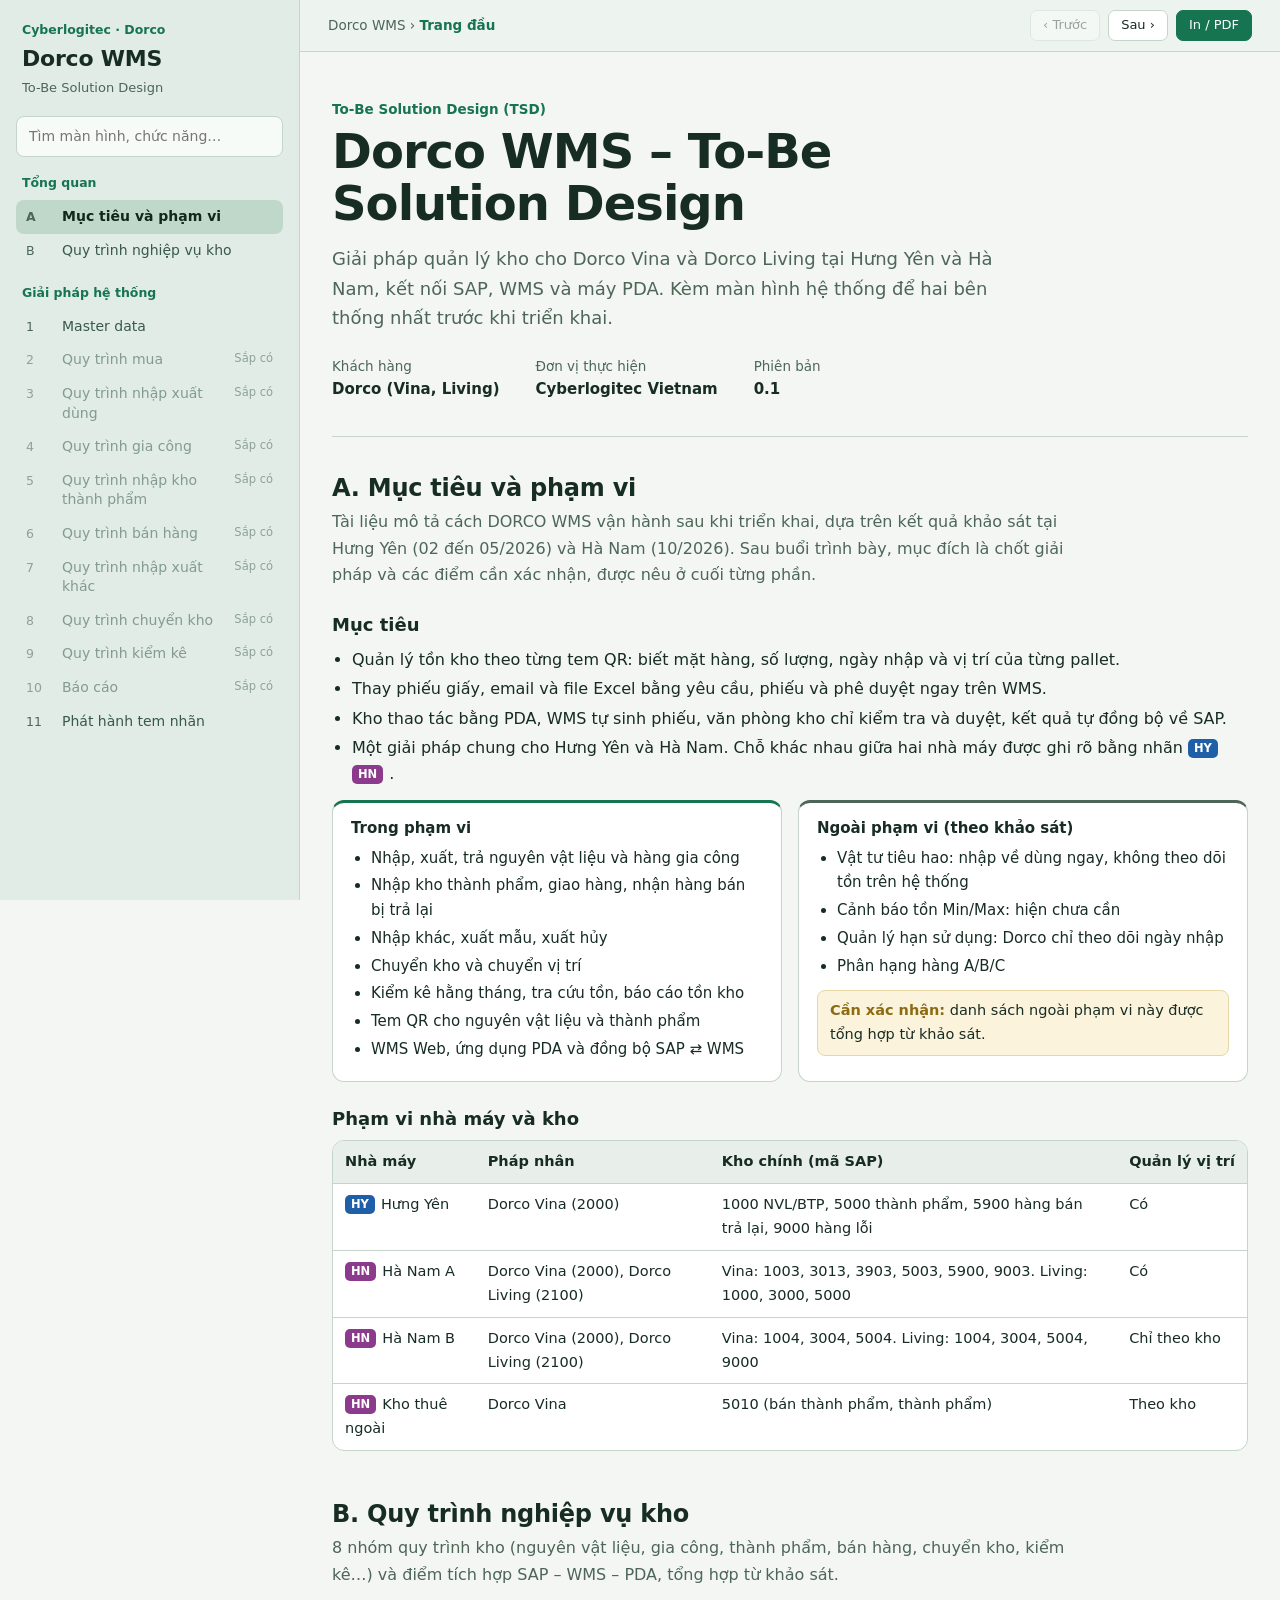
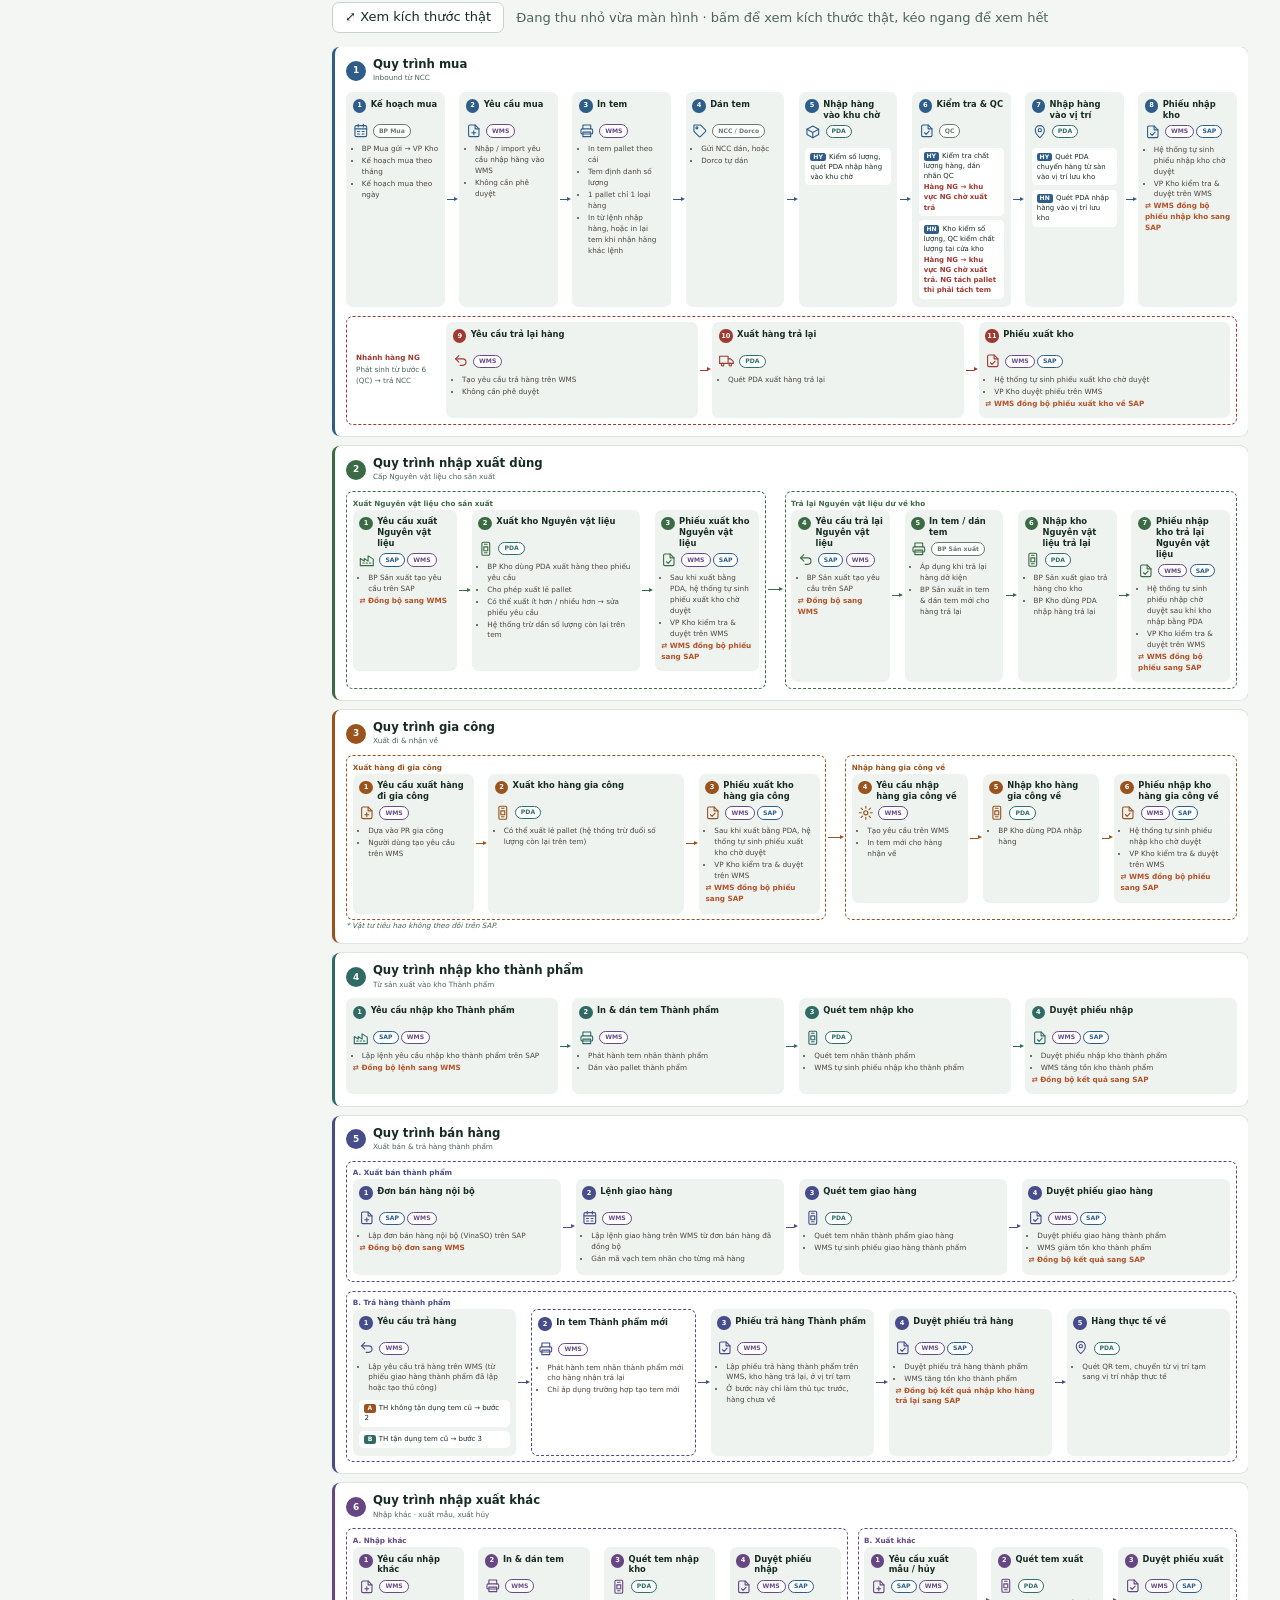
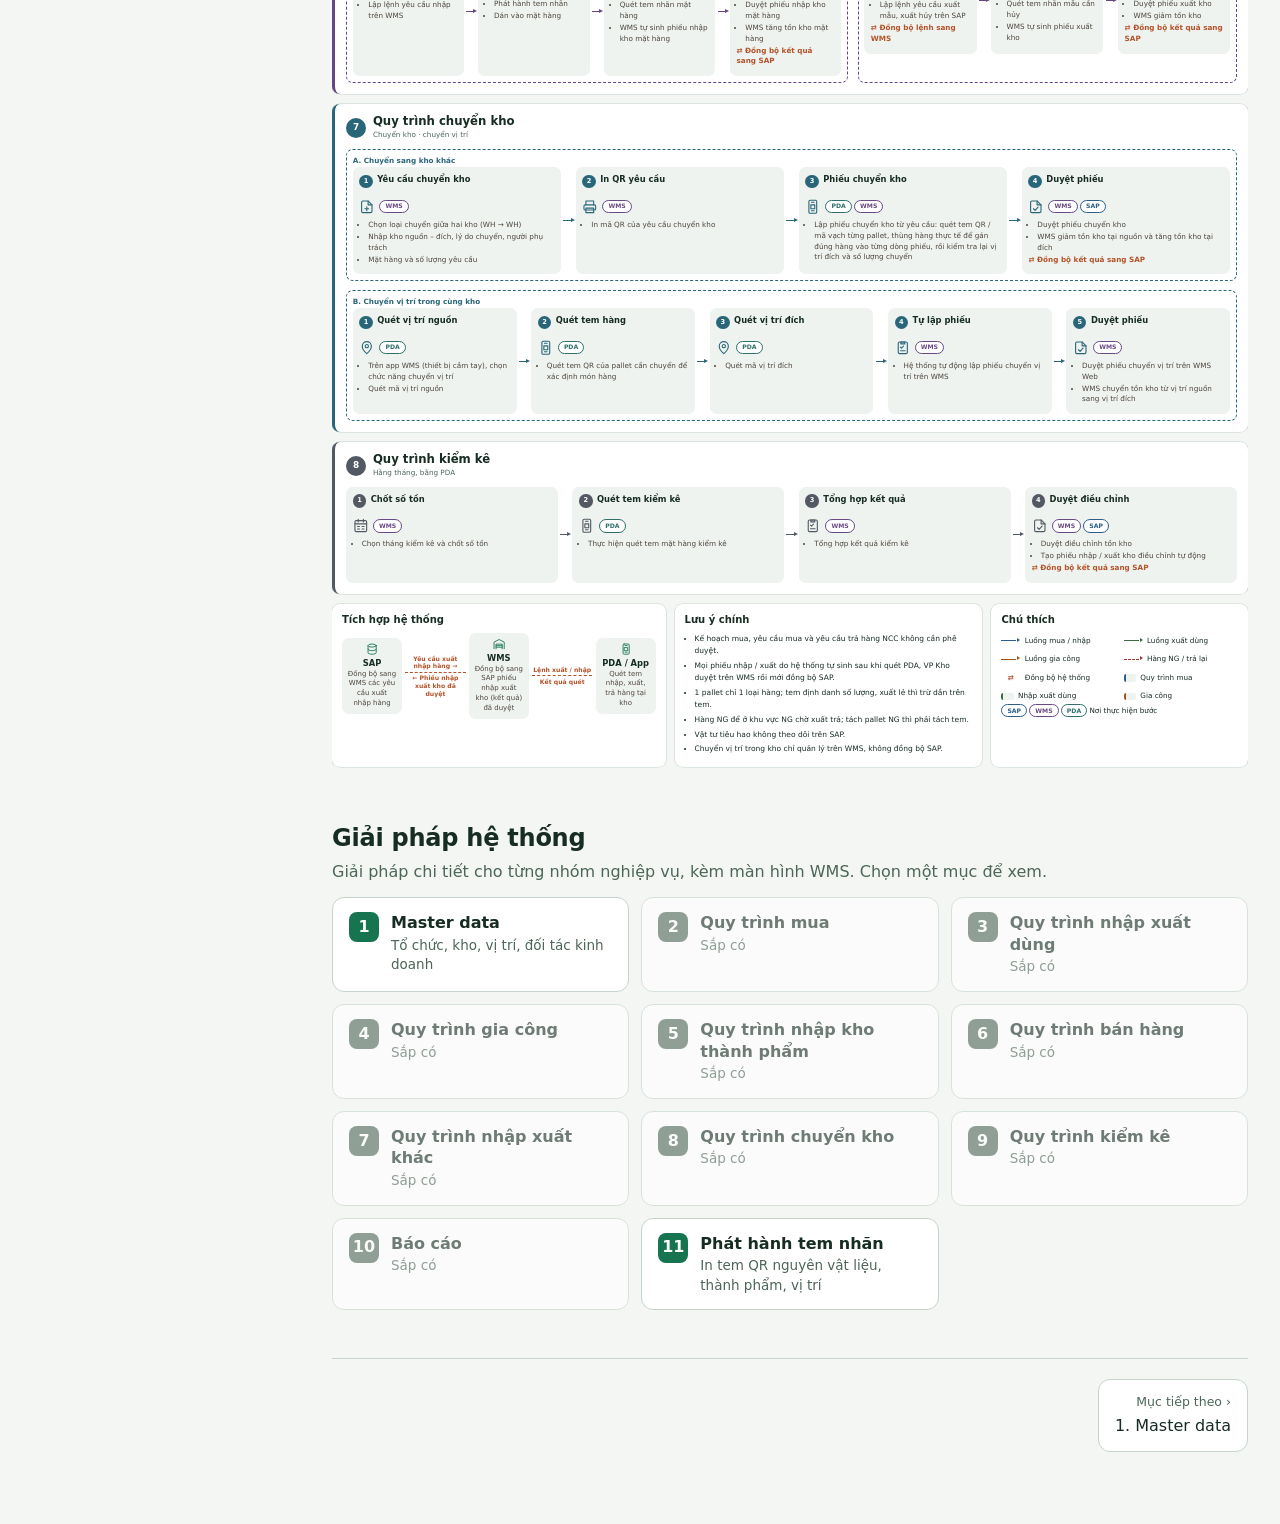
<file: index.html>
<!doctype html>
<html lang="vi">
<head>
<meta charset="utf-8">
<meta name="viewport" content="width=device-width,initial-scale=1">
<title>Dorco WMS – To-Be Solution Design</title>
<meta name="description" content="Dorco WMS – To-Be Solution Design: giải pháp quản lý kho cho Dorco Vina và Dorco Living.">
<link rel="stylesheet" href="assets/css/tokens.css">
<link rel="stylesheet" href="assets/css/base.css">
<link rel="stylesheet" href="assets/css/layout.css">
<link rel="stylesheet" href="assets/css/components.css">
<link rel="stylesheet" href="assets/css/process-flow.css">
<link rel="stylesheet" href="assets/css/print.css">
</head>
<body data-root="" data-page="home">
<main class="content" id="top">

<!-- ===== BẮT ĐẦU: Trang bìa ===== -->
<header class="cover">
  <small>To-Be Solution Design (TSD)</small>
  <h1>Dorco WMS – To-Be Solution Design</h1>
  <p>Giải pháp quản lý kho cho Dorco Vina và Dorco Living tại Hưng Yên và Hà Nam, kết nối SAP, WMS và máy PDA. Kèm màn hình hệ thống để hai bên thống nhất trước khi triển khai.</p>
  <div class="meta">
    <div>Khách hàng<b>Dorco (Vina, Living)</b></div>
    <div>Đơn vị thực hiện<b>Cyberlogitec Vietnam</b></div>
    <div>Phiên bản<b>0.1</b></div>
  </div>
</header>
<!-- ===== KẾT THÚC: Trang bìa ===== -->

<!-- ===== BẮT ĐẦU: A. Mục tiêu và phạm vi ===== -->
<section class="doc" id="scope">
<h2>A. Mục tiêu và phạm vi</h2>
<p class="lead">Tài liệu mô tả cách DORCO WMS vận hành sau khi triển khai, dựa trên kết quả khảo sát tại Hưng Yên (02 đến 05/2026) và Hà Nam (10/2026). Sau buổi trình bày, mục đích là chốt giải pháp và các điểm cần xác nhận, được nêu ở cuối từng phần.</p>

<h3>Mục tiêu</h3>
<ul>
  <li>Quản lý tồn kho theo từng tem QR: biết mặt hàng, số lượng, ngày nhập và vị trí của từng pallet.</li>
  <li>Thay phiếu giấy, email và file Excel bằng yêu cầu, phiếu và phê duyệt ngay trên WMS.</li>
  <li>Kho thao tác bằng PDA, WMS tự sinh phiếu, văn phòng kho chỉ kiểm tra và duyệt, kết quả tự đồng bộ về SAP.</li>
  <li>Một giải pháp chung cho Hưng Yên và Hà Nam. Chỗ khác nhau giữa hai nhà máy được ghi rõ bằng nhãn <span class="pl hy">HY</span> <span class="pl hn">HN</span>.</li>
</ul>

<div class="grid2">
  <div class="box box--in">
    <h4>Trong phạm vi</h4>
    <ul>
      <li>Nhập, xuất, trả nguyên vật liệu và hàng gia công</li>
      <li>Nhập kho thành phẩm, giao hàng, nhận hàng bán bị trả lại</li>
      <li>Nhập khác, xuất mẫu, xuất hủy</li>
      <li>Chuyển kho và chuyển vị trí</li>
      <li>Kiểm kê hằng tháng, tra cứu tồn, báo cáo tồn kho</li>
      <li>Tem QR cho nguyên vật liệu và thành phẩm</li>
      <li>WMS Web, ứng dụng PDA và đồng bộ SAP ⇄ WMS</li>
    </ul>
  </div>
  <div class="box box--out">
    <h4>Ngoài phạm vi (theo khảo sát)</h4>
    <ul>
      <li>Vật tư tiêu hao: nhập về dùng ngay, không theo dõi tồn trên hệ thống</li>
      <li>Cảnh báo tồn Min/Max: hiện chưa cần</li>
      <li>Quản lý hạn sử dụng: Dorco chỉ theo dõi ngày nhập</li>
      <li>Phân hạng hàng A/B/C</li>
    </ul>
    <div class="ask"><b>Cần xác nhận:</b> danh sách ngoài phạm vi này được tổng hợp từ khảo sát.</div>
  </div>
</div>

<h3>Phạm vi nhà máy và kho</h3>
<div class="tw"><table class="t">
<thead><tr><th>Nhà máy</th><th>Pháp nhân</th><th>Kho chính (mã SAP)</th><th>Quản lý vị trí</th></tr></thead>
<tbody>
<tr><td><span class="pl hy">HY</span>Hưng Yên</td><td>Dorco Vina (2000)</td><td>1000 NVL/BTP, 5000 thành phẩm, 5900 hàng bán trả lại, 9000 hàng lỗi</td><td>Có</td></tr>
<tr><td><span class="pl hn">HN</span>Hà Nam A</td><td>Dorco Vina (2000), Dorco Living (2100)</td><td>Vina: 1003, 3013, 3903, 5003, 5900, 9003. Living: 1000, 3000, 5000</td><td>Có</td></tr>
<tr><td><span class="pl hn">HN</span>Hà Nam B</td><td>Dorco Vina (2000), Dorco Living (2100)</td><td>Vina: 1004, 3004, 5004. Living: 1004, 3004, 5004, 9000</td><td>Chỉ theo kho</td></tr>
<tr><td><span class="pl hn">HN</span>Kho thuê ngoài</td><td>Dorco Vina</td><td>5010 (bán thành phẩm, thành phẩm)</td><td>Theo kho</td></tr>
</tbody></table></div>

</section>
<!-- ===== KẾT THÚC: A. Mục tiêu và phạm vi ===== -->

<!-- ===== BẮT ĐẦU: B. Quy trình nghiệp vụ kho (sơ đồ vẽ từ assets/data/processes.js) ===== -->
<section class="doc" id="quy-trinh">
<h2>B. Quy trình nghiệp vụ kho</h2>
<p class="lead">8 nhóm quy trình kho (nguyên vật liệu, gia công, thành phẩm, bán hàng, chuyển kho, kiểm kê…) và điểm tích hợp SAP – WMS – PDA, tổng hợp từ khảo sát.</p>
<div data-process-flow="processes"></div>
<noscript><p class="sub">Cần bật JavaScript để xem sơ đồ quy trình.</p></noscript>
</section>
<!-- ===== KẾT THÚC: B. Quy trình nghiệp vụ kho ===== -->

<!-- ===== BẮT ĐẦU: Giải pháp hệ thống (thẻ tự tạo từ assets/js/menu.js) ===== -->
<section class="doc" id="solution">
<h2>Giải pháp hệ thống</h2>
<p class="lead">Giải pháp chi tiết cho từng nhóm nghiệp vụ, kèm màn hình WMS. Chọn một mục để xem.</p>
<div class="cards" data-menu-cards="Giải pháp hệ thống"></div>
<noscript><p><a href="pages/01-master-data.html">1. Master data</a></p></noscript>
</section>
<!-- ===== KẾT THÚC: Giải pháp hệ thống ===== -->

</main>

<script src="assets/js/icons.js"></script>
<script src="assets/js/process-flow.js"></script>
<script src="assets/data/processes.js"></script>
<script src="assets/js/menu.js"></script>
<script src="assets/js/layout.js"></script>
</body>
</html>
</file>
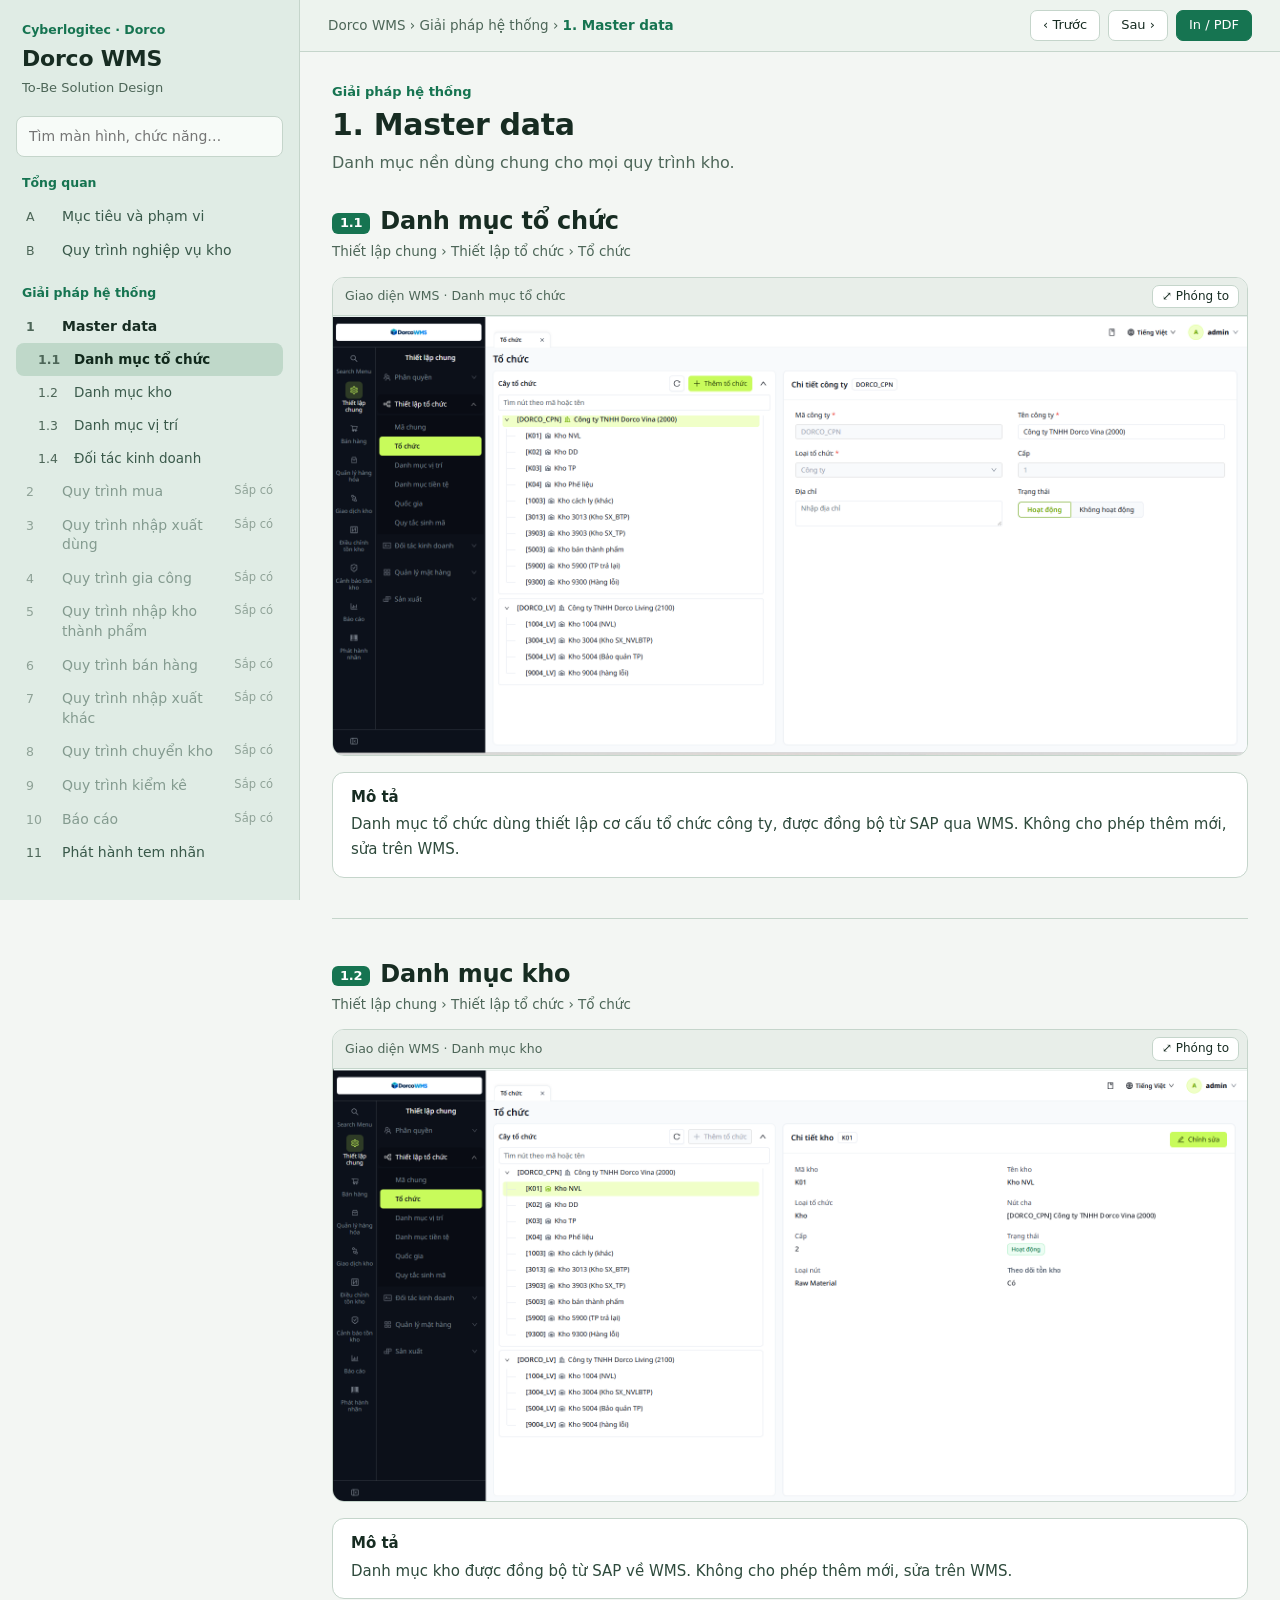
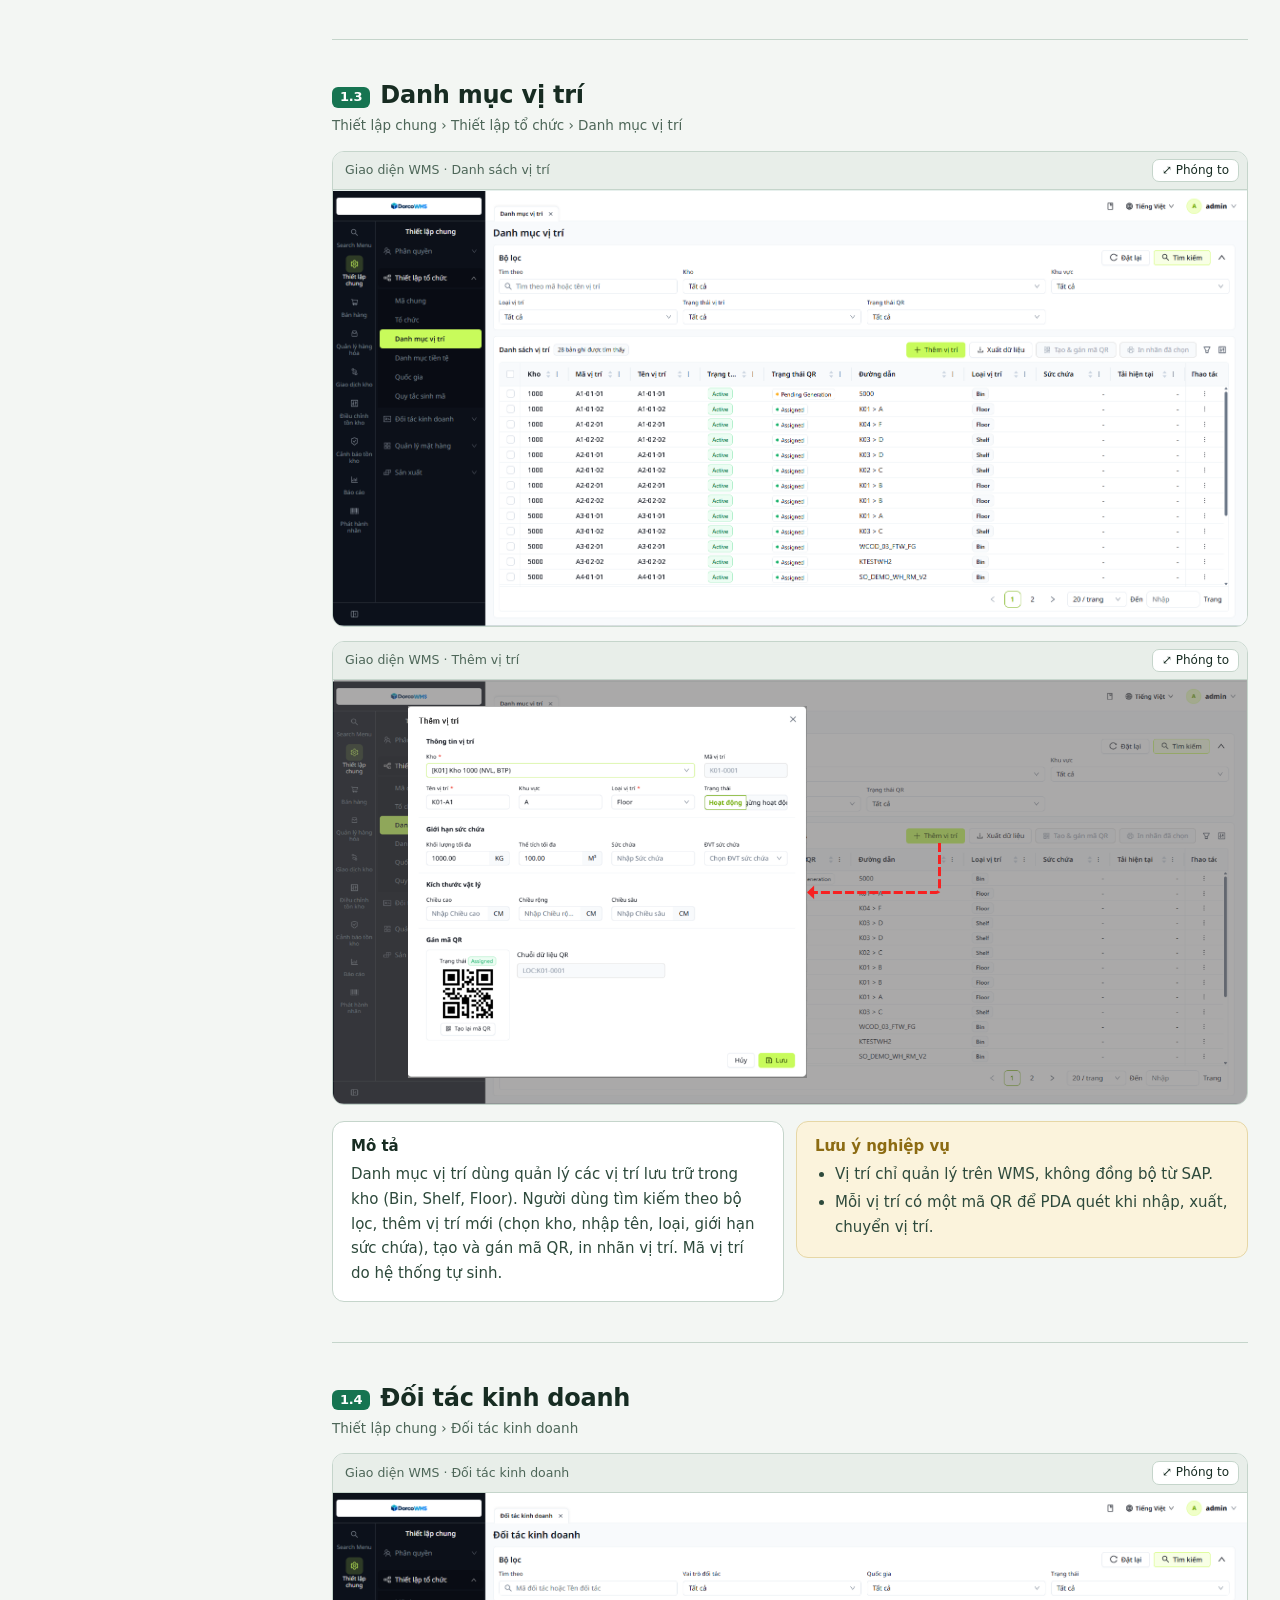
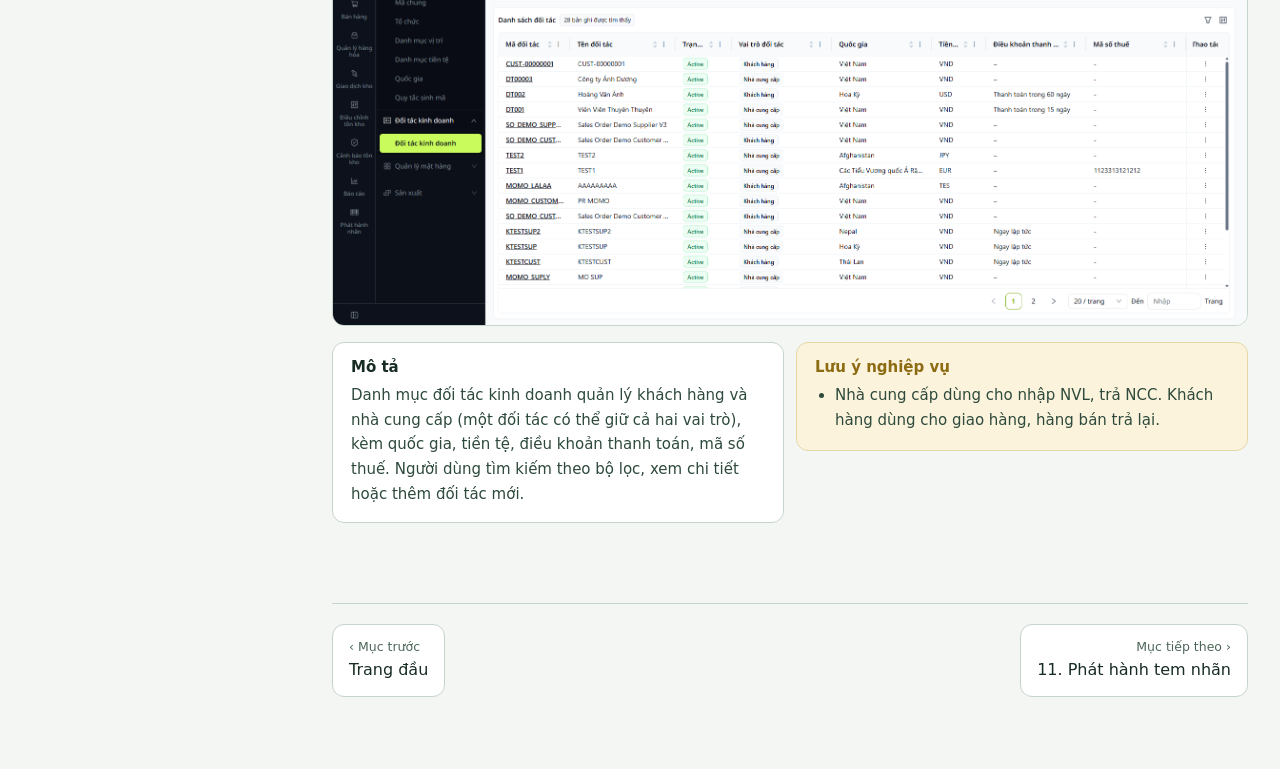
<file: pages/01-master-data.html>
<!doctype html>
<html lang="vi">
<head>
<meta charset="utf-8">
<meta name="viewport" content="width=device-width,initial-scale=1">
<title>1. Master data – Dorco WMS TSD</title>
<meta name="description" content="Dorco WMS – To-Be Solution Design: giải pháp quản lý kho cho Dorco Vina và Dorco Living.">
<link rel="stylesheet" href="../assets/css/tokens.css">
<link rel="stylesheet" href="../assets/css/base.css">
<link rel="stylesheet" href="../assets/css/layout.css">
<link rel="stylesheet" href="../assets/css/components.css">
<link rel="stylesheet" href="../assets/css/print.css">
</head>
<body data-root="../" data-page="01">
<main class="content">

<div class="page-head">
  <small>Giải pháp hệ thống</small>
  <h1>1. Master data</h1>
  <p>Danh mục nền dùng chung cho mọi quy trình kho.</p>
</div>

<!-- ===== BẮT ĐẦU: 1.1 Danh mục tổ chức ===== -->
<section class="screen" id="m-org">
  <h2 class="screen__title"><span class="no">1.1</span>Danh mục tổ chức</h2>
  <p class="screen__path">Thiết lập chung › Thiết lập tổ chức › Tổ chức</p>
  <div class="screen__body">
    <div class="screen__shots">
      <figure class="shot"><figcaption>Giao diện WMS · Danh mục tổ chức</figcaption>
        <img src="../images/01-master-data/1.png?v=2026-10-16" alt="Màn hình Danh mục tổ chức: cây tổ chức và chi tiết công ty"></figure>
    </div>
    <aside class="screen__notes">
      <div class="note"><h3>Mô tả</h3><p>Danh mục tổ chức dùng thiết lập cơ cấu tổ chức công ty, được đồng bộ từ SAP qua WMS. Không cho phép thêm mới, sửa trên WMS.</p></div>
    </aside>
  </div>
</section>
<!-- ===== KẾT THÚC: 1.1 Danh mục tổ chức ===== -->

<!-- ===== BẮT ĐẦU: 1.2 Danh mục kho ===== -->
<section class="screen" id="m-warehouse">
  <h2 class="screen__title"><span class="no">1.2</span>Danh mục kho</h2>
  <p class="screen__path">Thiết lập chung › Thiết lập tổ chức › Tổ chức</p>
  <div class="screen__body">
    <div class="screen__shots">
      <figure class="shot"><figcaption>Giao diện WMS · Danh mục kho</figcaption>
        <img src="../images/01-master-data/2.png?v=2026-10-16" alt="Màn hình chi tiết một kho trong cây tổ chức"></figure>
    </div>
    <aside class="screen__notes">
      <div class="note"><h3>Mô tả</h3><p>Danh mục kho được đồng bộ từ SAP về WMS. Không cho phép thêm mới, sửa trên WMS.</p></div>
    </aside>
  </div>
</section>
<!-- ===== KẾT THÚC: 1.2 Danh mục kho ===== -->

<!-- ===== BẮT ĐẦU: 1.3 Danh mục vị trí ===== -->
<section class="screen" id="m-location">
  <h2 class="screen__title"><span class="no">1.3</span>Danh mục vị trí</h2>
  <p class="screen__path">Thiết lập chung › Thiết lập tổ chức › Danh mục vị trí</p>
  <div class="screen__body">
    <div class="screen__shots">
      <figure class="shot"><figcaption>Giao diện WMS · Danh sách vị trí</figcaption>
        <img src="../images/01-master-data/3.png?v=2026-10-15" alt="Màn hình danh sách vị trí"></figure>
      <figure class="shot"><figcaption>Giao diện WMS · Thêm vị trí</figcaption>
        <img src="../images/01-master-data/4.png?v=2026-10-15" alt="Màn hình thêm vị trí"></figure>
    </div>
    <aside class="screen__notes">
      <div class="note"><h3>Mô tả</h3><p>Danh mục vị trí dùng quản lý các vị trí lưu trữ trong kho (Bin, Shelf, Floor). Người dùng tìm kiếm theo bộ lọc, thêm vị trí mới (chọn kho, nhập tên, loại, giới hạn sức chứa), tạo và gán mã QR, in nhãn vị trí. Mã vị trí do hệ thống tự sinh.</p></div>
      <div class="note note--biz"><h3>Lưu ý nghiệp vụ</h3><ul><li>Vị trí chỉ quản lý trên WMS, không đồng bộ từ SAP.</li><li>Mỗi vị trí có một mã QR để PDA quét khi nhập, xuất, chuyển vị trí.</li></ul></div>
    </aside>
  </div>
</section>
<!-- ===== KẾT THÚC: 1.3 Danh mục vị trí ===== -->

<!-- ===== BẮT ĐẦU: 1.4 Đối tác kinh doanh ===== -->
<section class="screen" id="m-partner">
  <h2 class="screen__title"><span class="no">1.4</span>Đối tác kinh doanh</h2>
  <p class="screen__path">Thiết lập chung › Đối tác kinh doanh</p>
  <div class="screen__body">
    <div class="screen__shots">
      <figure class="shot"><figcaption>Giao diện WMS · Đối tác kinh doanh</figcaption>
        <img src="../images/01-master-data/5.png?v=2026-10-16" alt="Màn hình danh sách đối tác kinh doanh"></figure>
    </div>
    <aside class="screen__notes">
      <div class="note"><h3>Mô tả</h3><p>Danh mục đối tác kinh doanh quản lý khách hàng và nhà cung cấp (một đối tác có thể giữ cả hai vai trò), kèm quốc gia, tiền tệ, điều khoản thanh toán, mã số thuế. Người dùng tìm kiếm theo bộ lọc, xem chi tiết hoặc thêm đối tác mới.</p></div>
      <div class="note note--biz"><h3>Lưu ý nghiệp vụ</h3><ul><li>Nhà cung cấp dùng cho nhập NVL, trả NCC. Khách hàng dùng cho giao hàng, hàng bán trả lại.</li></ul></div>
    </aside>
  </div>
</section>
<!-- ===== KẾT THÚC: 1.4 Đối tác kinh doanh ===== -->

</main>

<script src="../assets/js/menu.js"></script>
<script src="../assets/js/layout.js"></script>
</body>
</html>
</file>
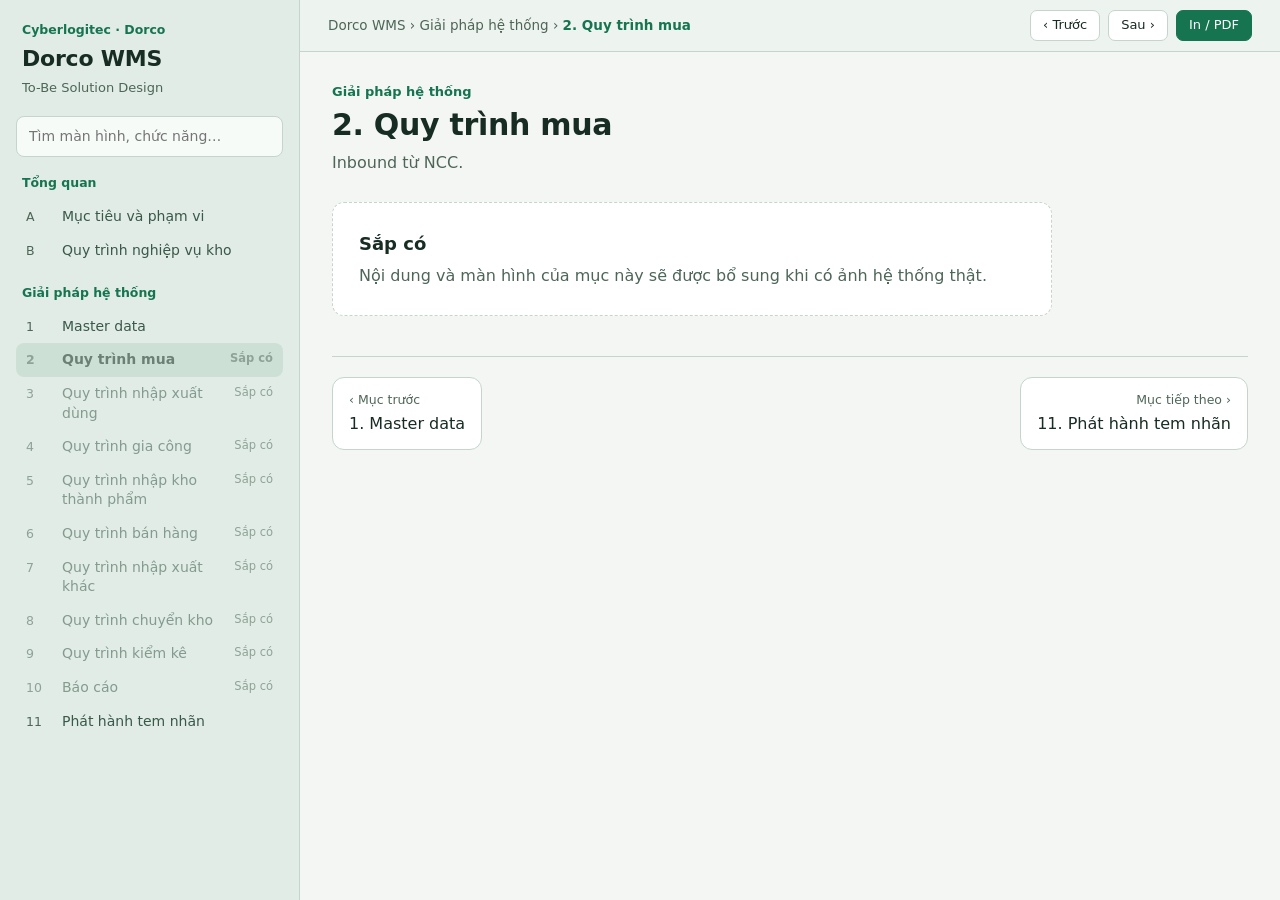
<file: pages/02-quy-trinh-mua.html>
<!doctype html>
<html lang="vi">
<head>
<meta charset="utf-8">
<meta name="viewport" content="width=device-width,initial-scale=1">
<title>2. Quy trình mua – Dorco WMS TSD</title>
<meta name="description" content="Dorco WMS – To-Be Solution Design: giải pháp quản lý kho cho Dorco Vina và Dorco Living.">
<link rel="stylesheet" href="../assets/css/tokens.css">
<link rel="stylesheet" href="../assets/css/base.css">
<link rel="stylesheet" href="../assets/css/layout.css">
<link rel="stylesheet" href="../assets/css/components.css">
<link rel="stylesheet" href="../assets/css/print.css">
</head>
<body data-root="../" data-page="02">
<main class="content">

<div class="page-head">
  <small>Giải pháp hệ thống</small>
  <h1>2. Quy trình mua</h1>
  <p>Inbound từ NCC.</p>
</div>

<!-- ===== Khi có nội dung: xóa khối "Sắp có" bên dưới, chép khối <section class="screen"> từ pages/_mau-trang-muc.html ===== -->
<div class="soon"><b>Sắp có</b>Nội dung và màn hình của mục này sẽ được bổ sung khi có ảnh hệ thống thật.</div>

</main>

<script src="../assets/js/menu.js"></script>
<script src="../assets/js/layout.js"></script>
</body>
</html>
</file>
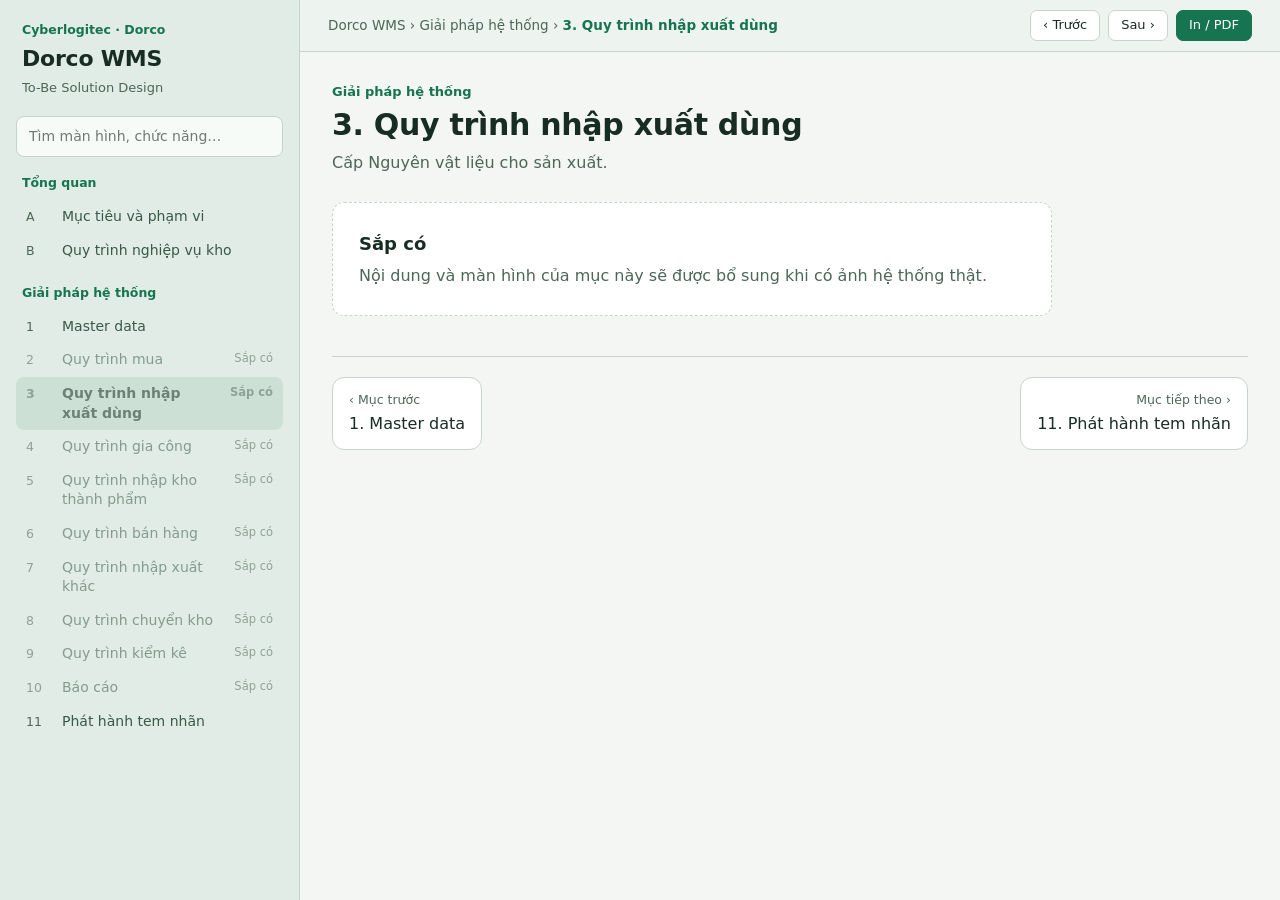
<file: pages/03-nhap-xuat-dung.html>
<!doctype html>
<html lang="vi">
<head>
<meta charset="utf-8">
<meta name="viewport" content="width=device-width,initial-scale=1">
<title>3. Quy trình nhập xuất dùng – Dorco WMS TSD</title>
<meta name="description" content="Dorco WMS – To-Be Solution Design: giải pháp quản lý kho cho Dorco Vina và Dorco Living.">
<link rel="stylesheet" href="../assets/css/tokens.css">
<link rel="stylesheet" href="../assets/css/base.css">
<link rel="stylesheet" href="../assets/css/layout.css">
<link rel="stylesheet" href="../assets/css/components.css">
<link rel="stylesheet" href="../assets/css/print.css">
</head>
<body data-root="../" data-page="03">
<main class="content">

<div class="page-head">
  <small>Giải pháp hệ thống</small>
  <h1>3. Quy trình nhập xuất dùng</h1>
  <p>Cấp Nguyên vật liệu cho sản xuất.</p>
</div>

<!-- ===== Khi có nội dung: xóa khối "Sắp có" bên dưới, chép khối <section class="screen"> từ pages/_mau-trang-muc.html ===== -->
<div class="soon"><b>Sắp có</b>Nội dung và màn hình của mục này sẽ được bổ sung khi có ảnh hệ thống thật.</div>

</main>

<script src="../assets/js/menu.js"></script>
<script src="../assets/js/layout.js"></script>
</body>
</html>
</file>
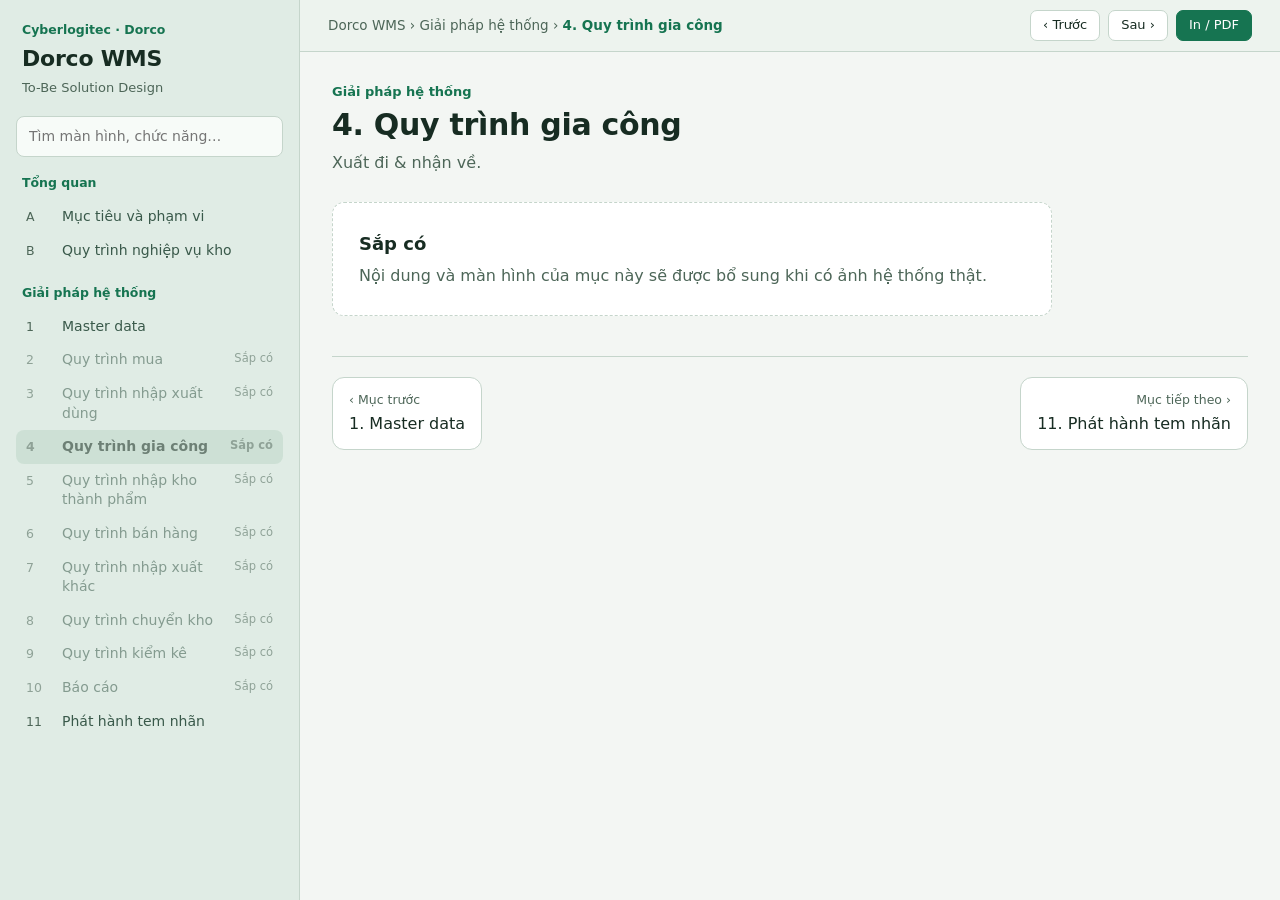
<file: pages/04-gia-cong.html>
<!doctype html>
<html lang="vi">
<head>
<meta charset="utf-8">
<meta name="viewport" content="width=device-width,initial-scale=1">
<title>4. Quy trình gia công – Dorco WMS TSD</title>
<meta name="description" content="Dorco WMS – To-Be Solution Design: giải pháp quản lý kho cho Dorco Vina và Dorco Living.">
<link rel="stylesheet" href="../assets/css/tokens.css">
<link rel="stylesheet" href="../assets/css/base.css">
<link rel="stylesheet" href="../assets/css/layout.css">
<link rel="stylesheet" href="../assets/css/components.css">
<link rel="stylesheet" href="../assets/css/print.css">
</head>
<body data-root="../" data-page="04">
<main class="content">

<div class="page-head">
  <small>Giải pháp hệ thống</small>
  <h1>4. Quy trình gia công</h1>
  <p>Xuất đi & nhận về.</p>
</div>

<!-- ===== Khi có nội dung: xóa khối "Sắp có" bên dưới, chép khối <section class="screen"> từ pages/_mau-trang-muc.html ===== -->
<div class="soon"><b>Sắp có</b>Nội dung và màn hình của mục này sẽ được bổ sung khi có ảnh hệ thống thật.</div>

</main>

<script src="../assets/js/menu.js"></script>
<script src="../assets/js/layout.js"></script>
</body>
</html>
</file>
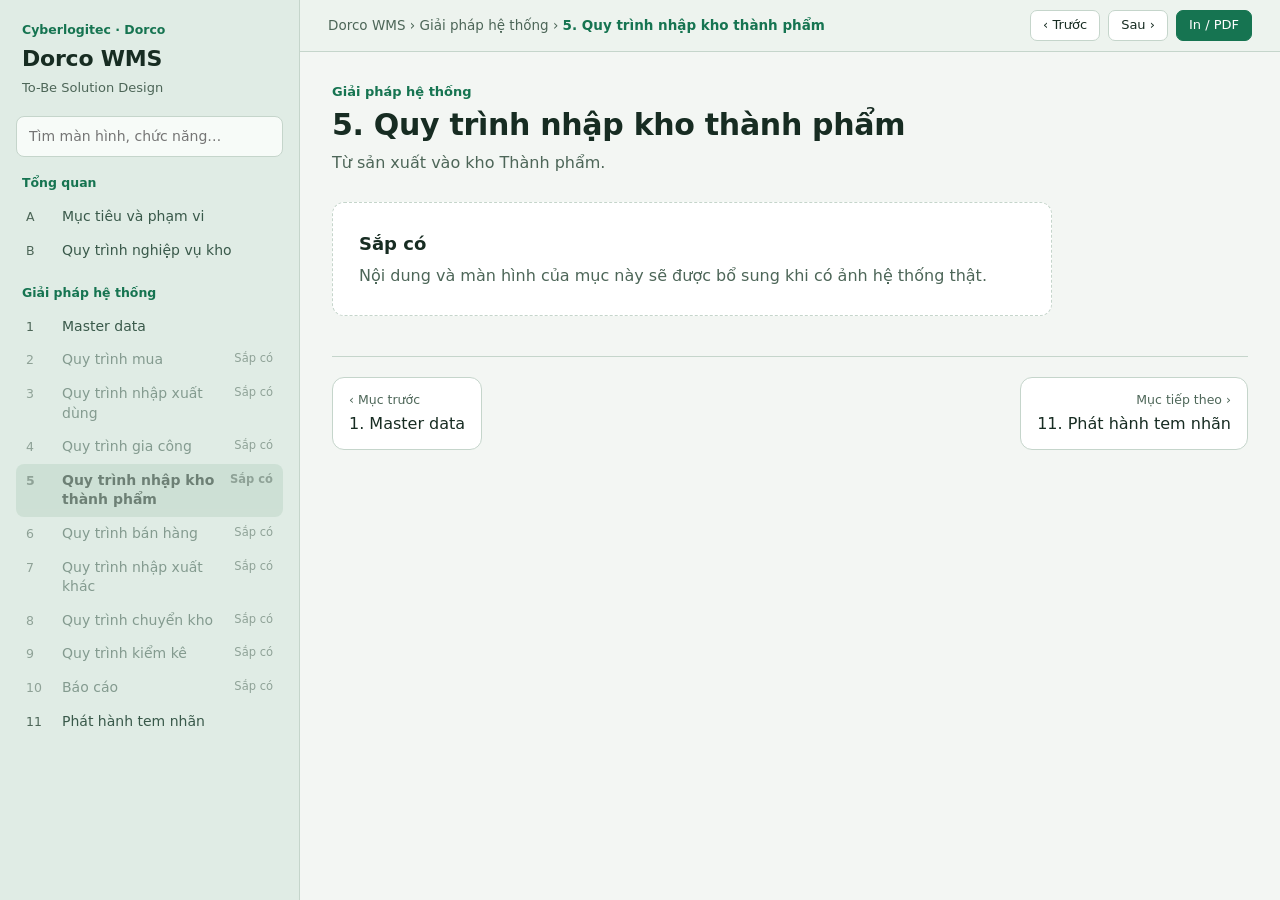
<file: pages/05-nhap-kho-thanh-pham.html>
<!doctype html>
<html lang="vi">
<head>
<meta charset="utf-8">
<meta name="viewport" content="width=device-width,initial-scale=1">
<title>5. Quy trình nhập kho thành phẩm – Dorco WMS TSD</title>
<meta name="description" content="Dorco WMS – To-Be Solution Design: giải pháp quản lý kho cho Dorco Vina và Dorco Living.">
<link rel="stylesheet" href="../assets/css/tokens.css">
<link rel="stylesheet" href="../assets/css/base.css">
<link rel="stylesheet" href="../assets/css/layout.css">
<link rel="stylesheet" href="../assets/css/components.css">
<link rel="stylesheet" href="../assets/css/print.css">
</head>
<body data-root="../" data-page="05">
<main class="content">

<div class="page-head">
  <small>Giải pháp hệ thống</small>
  <h1>5. Quy trình nhập kho thành phẩm</h1>
  <p>Từ sản xuất vào kho Thành phẩm.</p>
</div>

<!-- ===== Khi có nội dung: xóa khối "Sắp có" bên dưới, chép khối <section class="screen"> từ pages/_mau-trang-muc.html ===== -->
<div class="soon"><b>Sắp có</b>Nội dung và màn hình của mục này sẽ được bổ sung khi có ảnh hệ thống thật.</div>

</main>

<script src="../assets/js/menu.js"></script>
<script src="../assets/js/layout.js"></script>
</body>
</html>
</file>
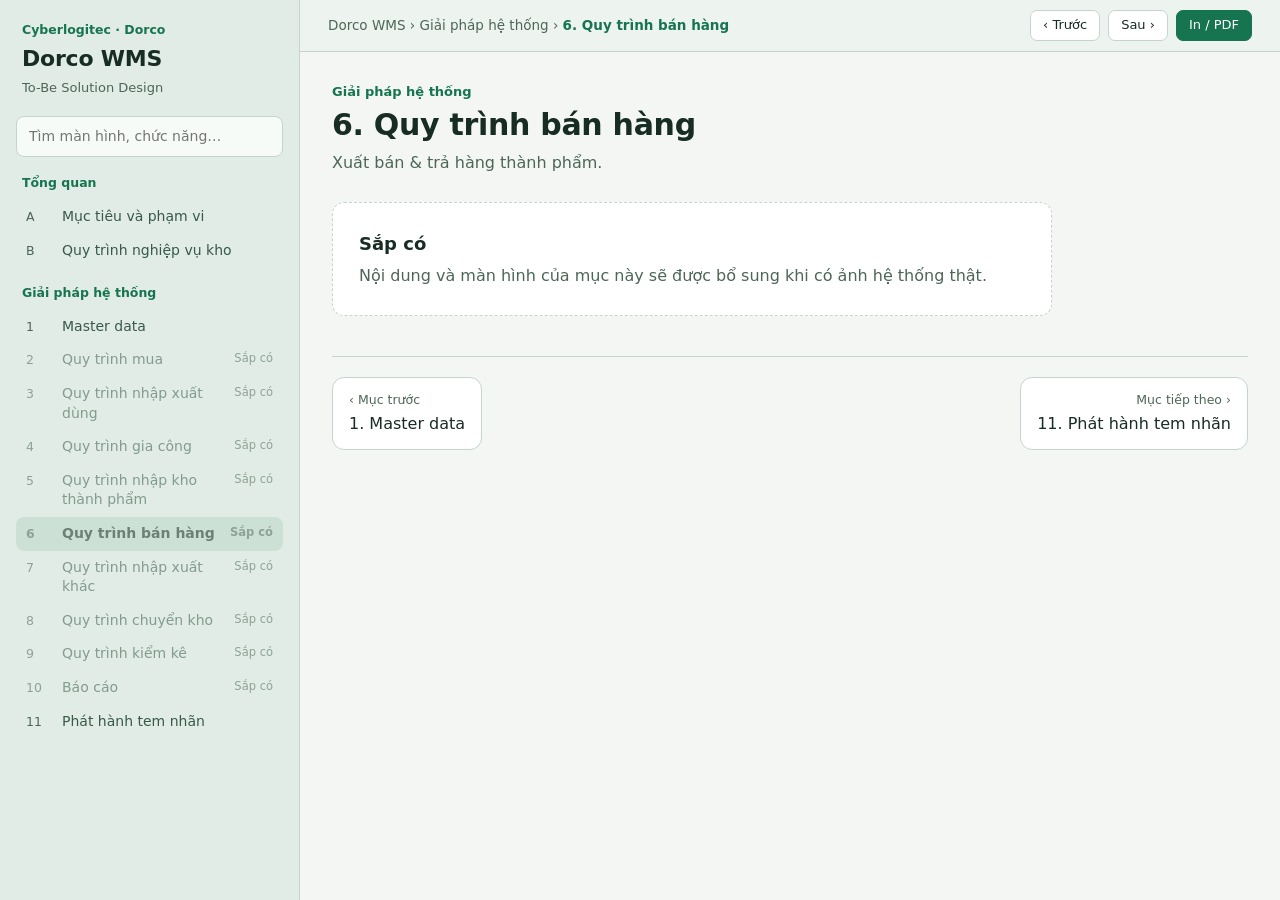
<file: pages/06-ban-hang.html>
<!doctype html>
<html lang="vi">
<head>
<meta charset="utf-8">
<meta name="viewport" content="width=device-width,initial-scale=1">
<title>6. Quy trình bán hàng – Dorco WMS TSD</title>
<meta name="description" content="Dorco WMS – To-Be Solution Design: giải pháp quản lý kho cho Dorco Vina và Dorco Living.">
<link rel="stylesheet" href="../assets/css/tokens.css">
<link rel="stylesheet" href="../assets/css/base.css">
<link rel="stylesheet" href="../assets/css/layout.css">
<link rel="stylesheet" href="../assets/css/components.css">
<link rel="stylesheet" href="../assets/css/print.css">
</head>
<body data-root="../" data-page="06">
<main class="content">

<div class="page-head">
  <small>Giải pháp hệ thống</small>
  <h1>6. Quy trình bán hàng</h1>
  <p>Xuất bán & trả hàng thành phẩm.</p>
</div>

<!-- ===== Khi có nội dung: xóa khối "Sắp có" bên dưới, chép khối <section class="screen"> từ pages/_mau-trang-muc.html ===== -->
<div class="soon"><b>Sắp có</b>Nội dung và màn hình của mục này sẽ được bổ sung khi có ảnh hệ thống thật.</div>

</main>

<script src="../assets/js/menu.js"></script>
<script src="../assets/js/layout.js"></script>
</body>
</html>
</file>
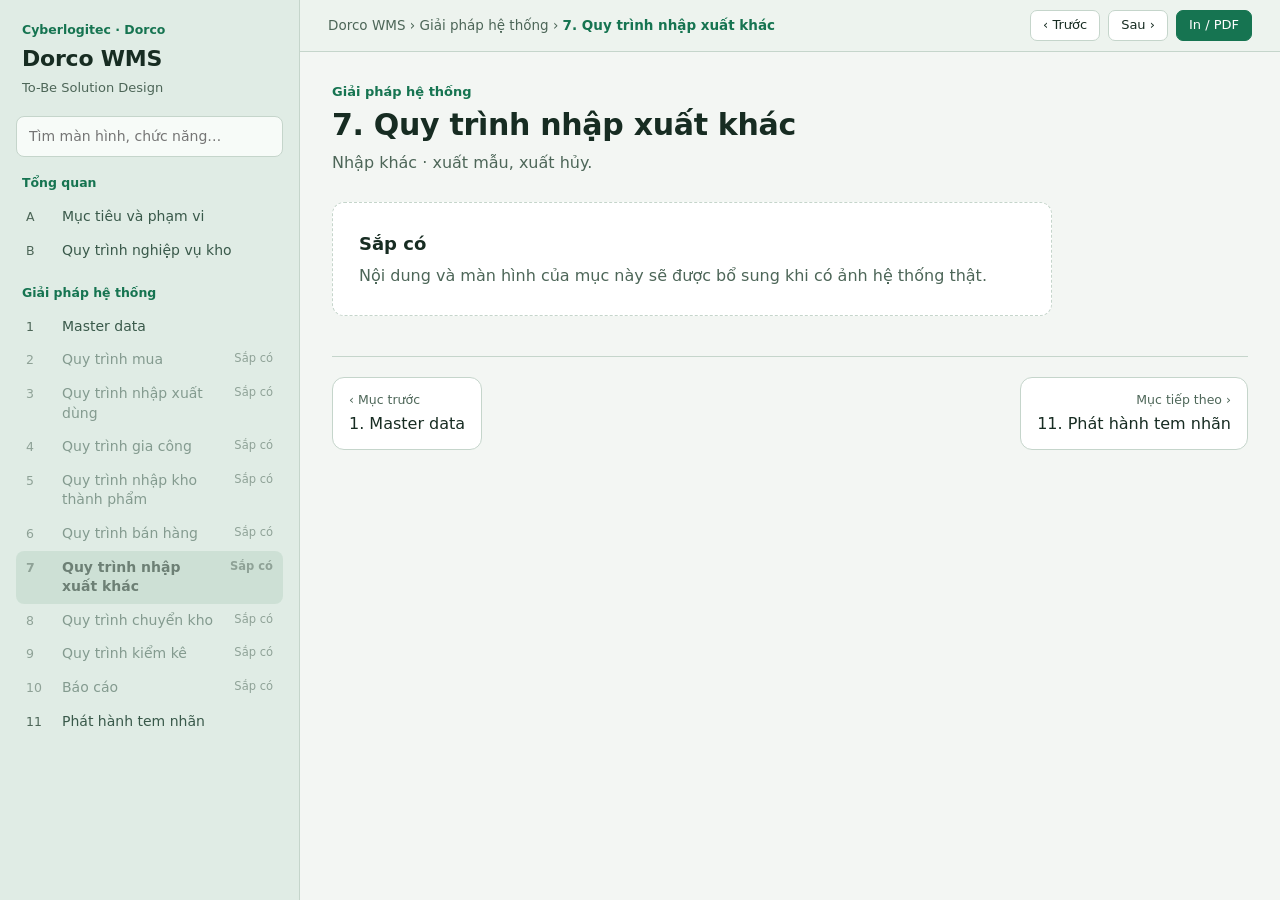
<file: pages/07-nhap-xuat-khac.html>
<!doctype html>
<html lang="vi">
<head>
<meta charset="utf-8">
<meta name="viewport" content="width=device-width,initial-scale=1">
<title>7. Quy trình nhập xuất khác – Dorco WMS TSD</title>
<meta name="description" content="Dorco WMS – To-Be Solution Design: giải pháp quản lý kho cho Dorco Vina và Dorco Living.">
<link rel="stylesheet" href="../assets/css/tokens.css">
<link rel="stylesheet" href="../assets/css/base.css">
<link rel="stylesheet" href="../assets/css/layout.css">
<link rel="stylesheet" href="../assets/css/components.css">
<link rel="stylesheet" href="../assets/css/print.css">
</head>
<body data-root="../" data-page="07">
<main class="content">

<div class="page-head">
  <small>Giải pháp hệ thống</small>
  <h1>7. Quy trình nhập xuất khác</h1>
  <p>Nhập khác · xuất mẫu, xuất hủy.</p>
</div>

<!-- ===== Khi có nội dung: xóa khối "Sắp có" bên dưới, chép khối <section class="screen"> từ pages/_mau-trang-muc.html ===== -->
<div class="soon"><b>Sắp có</b>Nội dung và màn hình của mục này sẽ được bổ sung khi có ảnh hệ thống thật.</div>

</main>

<script src="../assets/js/menu.js"></script>
<script src="../assets/js/layout.js"></script>
</body>
</html>
</file>
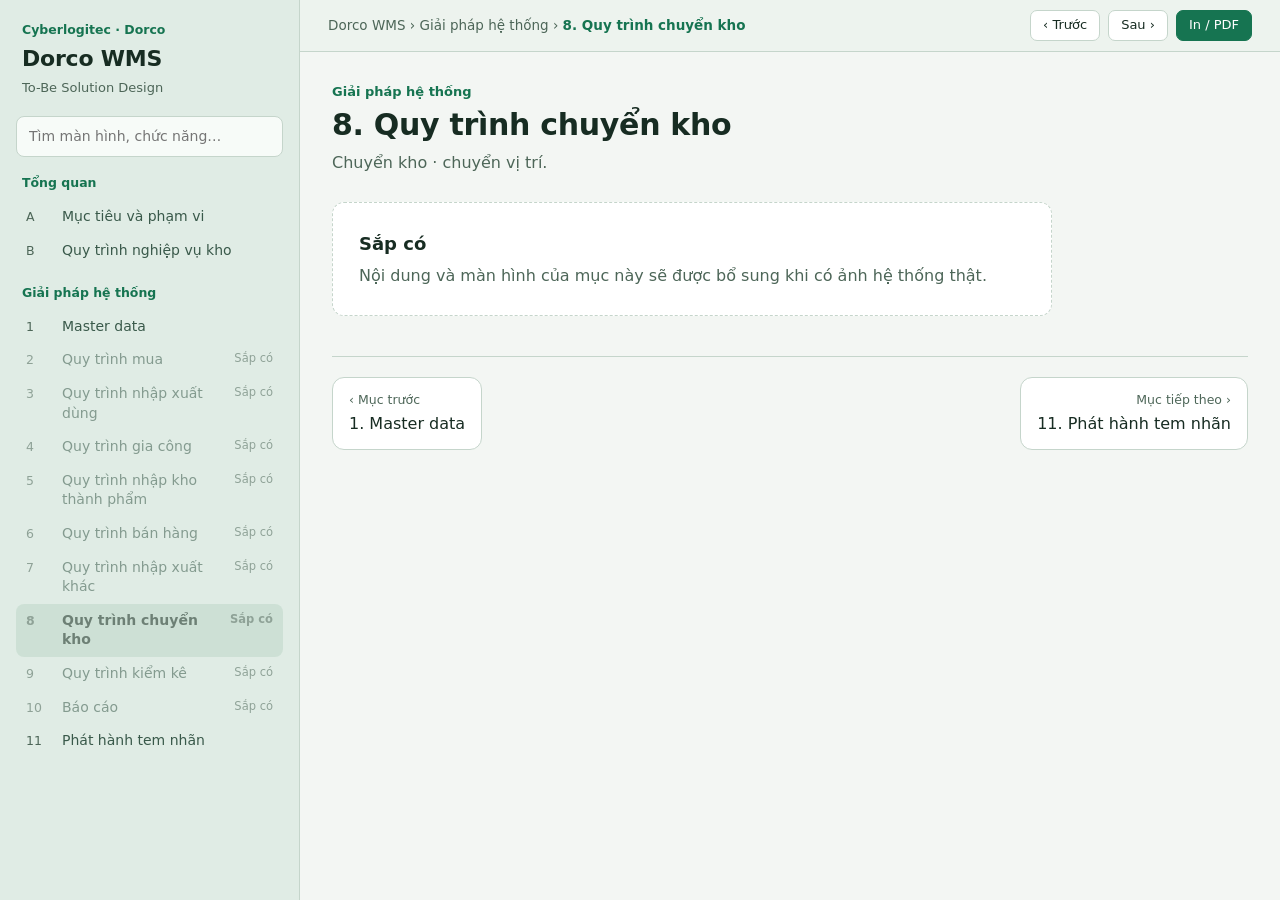
<file: pages/08-chuyen-kho.html>
<!doctype html>
<html lang="vi">
<head>
<meta charset="utf-8">
<meta name="viewport" content="width=device-width,initial-scale=1">
<title>8. Quy trình chuyển kho – Dorco WMS TSD</title>
<meta name="description" content="Dorco WMS – To-Be Solution Design: giải pháp quản lý kho cho Dorco Vina và Dorco Living.">
<link rel="stylesheet" href="../assets/css/tokens.css">
<link rel="stylesheet" href="../assets/css/base.css">
<link rel="stylesheet" href="../assets/css/layout.css">
<link rel="stylesheet" href="../assets/css/components.css">
<link rel="stylesheet" href="../assets/css/print.css">
</head>
<body data-root="../" data-page="08">
<main class="content">

<div class="page-head">
  <small>Giải pháp hệ thống</small>
  <h1>8. Quy trình chuyển kho</h1>
  <p>Chuyển kho · chuyển vị trí.</p>
</div>

<!-- ===== Khi có nội dung: xóa khối "Sắp có" bên dưới, chép khối <section class="screen"> từ pages/_mau-trang-muc.html ===== -->
<div class="soon"><b>Sắp có</b>Nội dung và màn hình của mục này sẽ được bổ sung khi có ảnh hệ thống thật.</div>

</main>

<script src="../assets/js/menu.js"></script>
<script src="../assets/js/layout.js"></script>
</body>
</html>
</file>
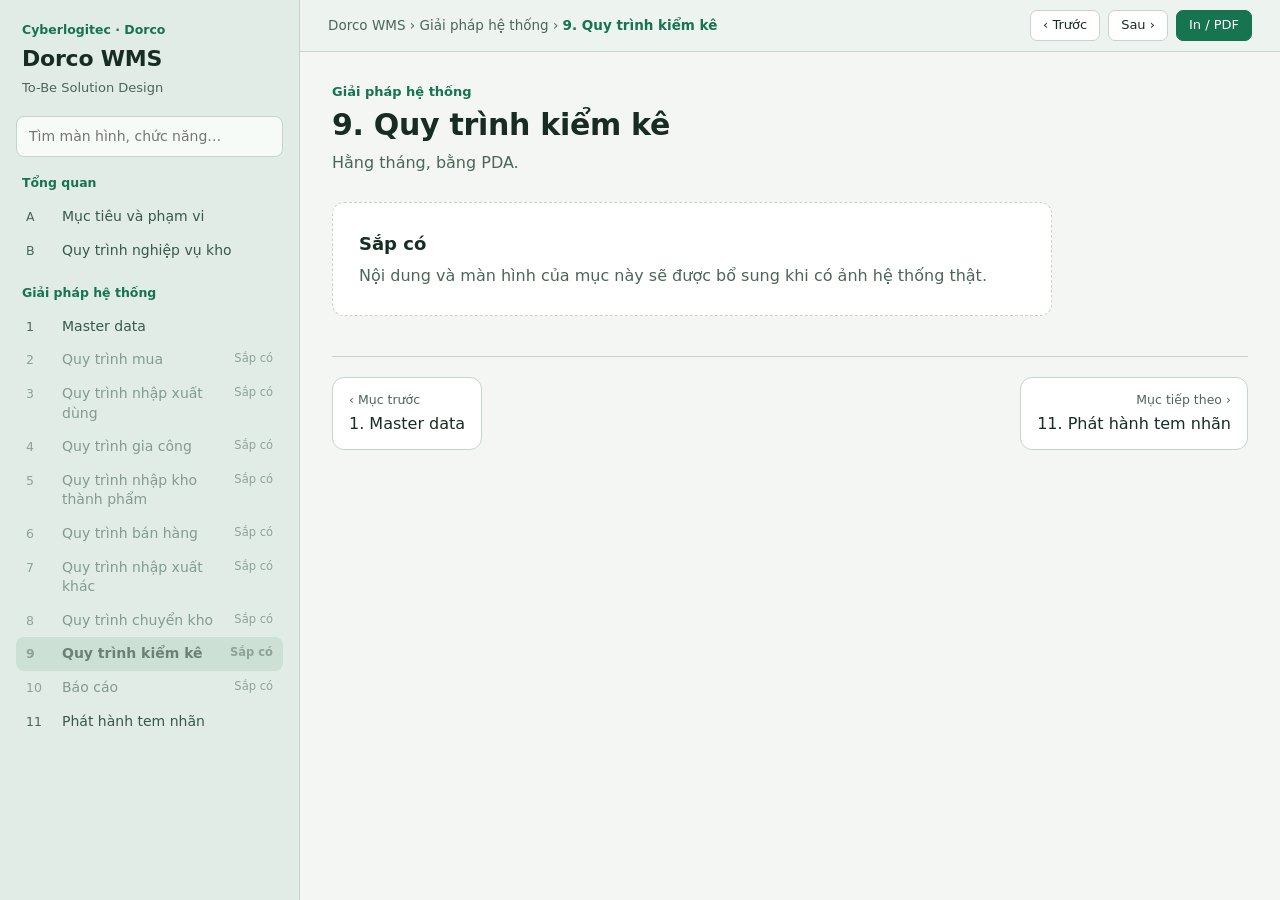
<file: pages/09-kiem-ke.html>
<!doctype html>
<html lang="vi">
<head>
<meta charset="utf-8">
<meta name="viewport" content="width=device-width,initial-scale=1">
<title>9. Quy trình kiểm kê – Dorco WMS TSD</title>
<meta name="description" content="Dorco WMS – To-Be Solution Design: giải pháp quản lý kho cho Dorco Vina và Dorco Living.">
<link rel="stylesheet" href="../assets/css/tokens.css">
<link rel="stylesheet" href="../assets/css/base.css">
<link rel="stylesheet" href="../assets/css/layout.css">
<link rel="stylesheet" href="../assets/css/components.css">
<link rel="stylesheet" href="../assets/css/print.css">
</head>
<body data-root="../" data-page="09">
<main class="content">

<div class="page-head">
  <small>Giải pháp hệ thống</small>
  <h1>9. Quy trình kiểm kê</h1>
  <p>Hằng tháng, bằng PDA.</p>
</div>

<!-- ===== Khi có nội dung: xóa khối "Sắp có" bên dưới, chép khối <section class="screen"> từ pages/_mau-trang-muc.html ===== -->
<div class="soon"><b>Sắp có</b>Nội dung và màn hình của mục này sẽ được bổ sung khi có ảnh hệ thống thật.</div>

</main>

<script src="../assets/js/menu.js"></script>
<script src="../assets/js/layout.js"></script>
</body>
</html>
</file>
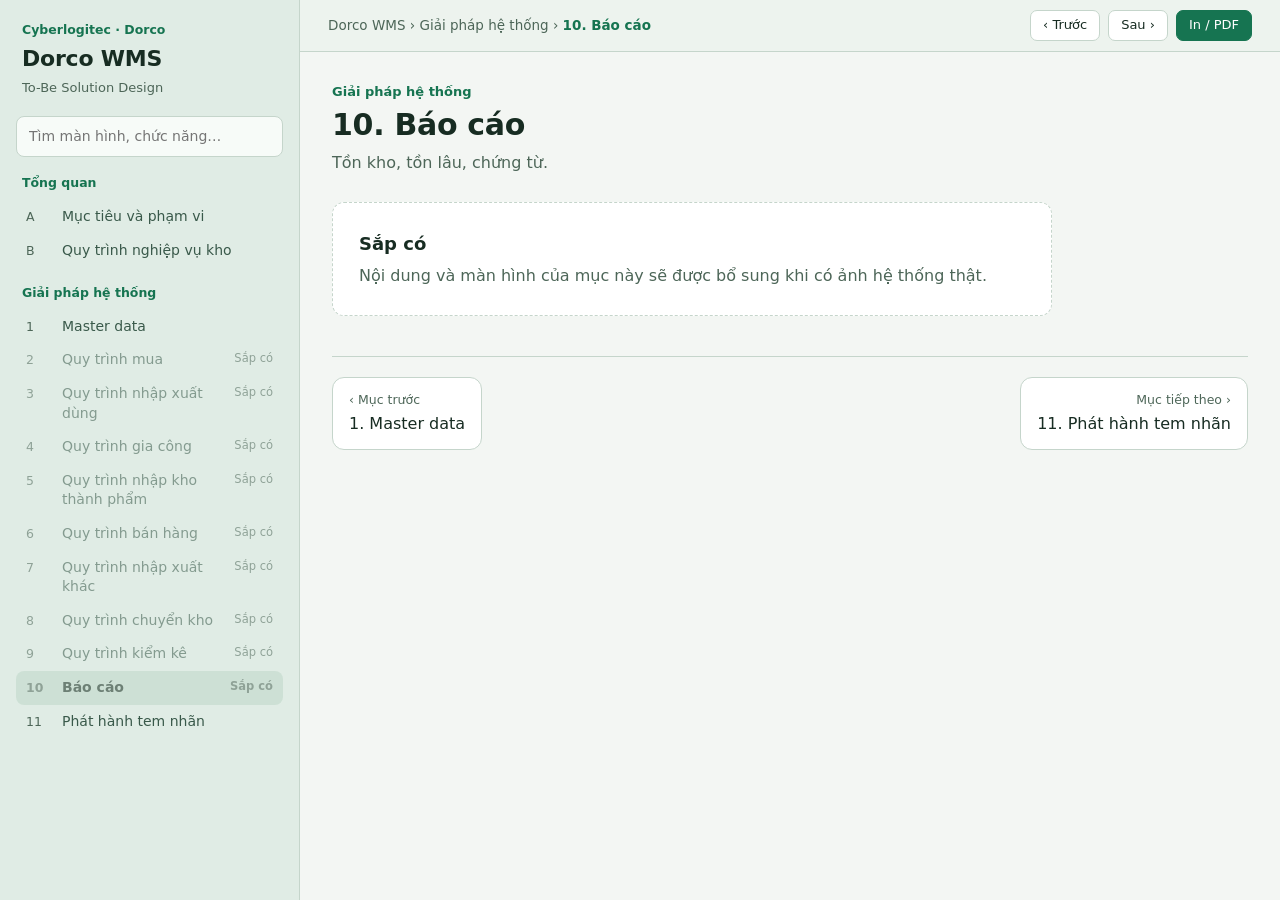
<file: pages/10-bao-cao.html>
<!doctype html>
<html lang="vi">
<head>
<meta charset="utf-8">
<meta name="viewport" content="width=device-width,initial-scale=1">
<title>10. Báo cáo – Dorco WMS TSD</title>
<meta name="description" content="Dorco WMS – To-Be Solution Design: giải pháp quản lý kho cho Dorco Vina và Dorco Living.">
<link rel="stylesheet" href="../assets/css/tokens.css">
<link rel="stylesheet" href="../assets/css/base.css">
<link rel="stylesheet" href="../assets/css/layout.css">
<link rel="stylesheet" href="../assets/css/components.css">
<link rel="stylesheet" href="../assets/css/print.css">
</head>
<body data-root="../" data-page="10">
<main class="content">

<div class="page-head">
  <small>Giải pháp hệ thống</small>
  <h1>10. Báo cáo</h1>
  <p>Tồn kho, tồn lâu, chứng từ.</p>
</div>

<!-- ===== Khi có nội dung: xóa khối "Sắp có" bên dưới, chép khối <section class="screen"> từ pages/_mau-trang-muc.html ===== -->
<div class="soon"><b>Sắp có</b>Nội dung và màn hình của mục này sẽ được bổ sung khi có ảnh hệ thống thật.</div>

</main>

<script src="../assets/js/menu.js"></script>
<script src="../assets/js/layout.js"></script>
</body>
</html>
</file>
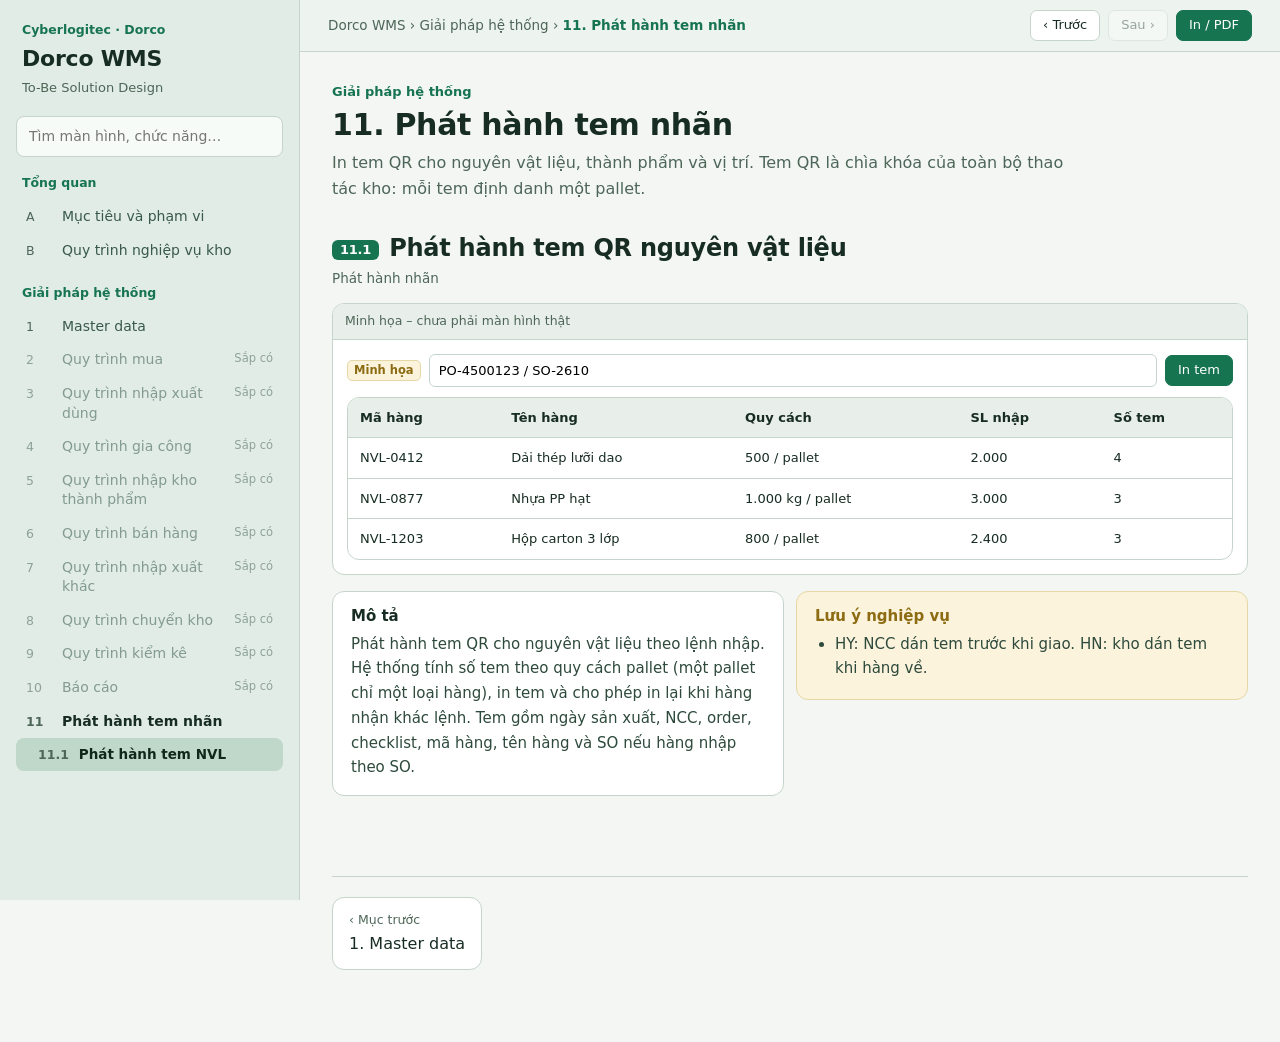
<file: pages/11-phat-hanh-tem-nhan.html>
<!doctype html>
<html lang="vi">
<head>
<meta charset="utf-8">
<meta name="viewport" content="width=device-width,initial-scale=1">
<title>11. Phát hành tem nhãn – Dorco WMS TSD</title>
<meta name="description" content="Dorco WMS – To-Be Solution Design: giải pháp quản lý kho cho Dorco Vina và Dorco Living.">
<link rel="stylesheet" href="../assets/css/tokens.css">
<link rel="stylesheet" href="../assets/css/base.css">
<link rel="stylesheet" href="../assets/css/layout.css">
<link rel="stylesheet" href="../assets/css/components.css">
<link rel="stylesheet" href="../assets/css/print.css">
</head>
<body data-root="../" data-page="11">
<main class="content">

<div class="page-head">
  <small>Giải pháp hệ thống</small>
  <h1>11. Phát hành tem nhãn</h1>
  <p>In tem QR cho nguyên vật liệu, thành phẩm và vị trí. Tem QR là chìa khóa của toàn bộ thao tác kho: mỗi tem định danh một pallet.</p>
</div>

<!-- ===== BẮT ĐẦU: 11.1 Phát hành tem QR nguyên vật liệu ===== -->
<section class="screen" id="t-nvl">
  <h2 class="screen__title"><span class="no">11.1</span>Phát hành tem QR nguyên vật liệu</h2>
  <p class="screen__path">Phát hành nhãn</p>
  <div class="screen__body">
    <div class="screen__shots">
      <figure class="shot"><figcaption>Minh họa – chưa phải màn hình thật</figcaption>
        <div class="demo">
          <div class="demo__bar"><span class="tag-demo">Minh họa</span><input value="PO-4500123 / SO-2610" aria-label="Lệnh nhập" readonly><span class="btn btn--pri">In tem</span></div>
          <div class="tw"><table><thead><tr><th>Mã hàng</th><th>Tên hàng</th><th>Quy cách</th><th>SL nhập</th><th>Số tem</th></tr></thead><tbody>
          <tr><td>NVL-0412</td><td>Dải thép lưỡi dao</td><td>500 / pallet</td><td>2.000</td><td>4</td></tr>
          <tr><td>NVL-0877</td><td>Nhựa PP hạt</td><td>1.000 kg / pallet</td><td>3.000</td><td>3</td></tr>
          <tr><td>NVL-1203</td><td>Hộp carton 3 lớp</td><td>800 / pallet</td><td>2.400</td><td>3</td></tr>
          </tbody></table></div>
        </div></figure>
    </div>
    <aside class="screen__notes">
      <div class="note"><h3>Mô tả</h3><p>Phát hành tem QR cho nguyên vật liệu theo lệnh nhập. Hệ thống tính số tem theo quy cách pallet (một pallet chỉ một loại hàng), in tem và cho phép in lại khi hàng nhận khác lệnh. Tem gồm ngày sản xuất, NCC, order, checklist, mã hàng, tên hàng và SO nếu hàng nhập theo SO.</p></div>
      <div class="note note--biz"><h3>Lưu ý nghiệp vụ</h3><ul><li>HY: NCC dán tem trước khi giao. HN: kho dán tem khi hàng về.</li></ul></div>
    </aside>
  </div>
</section>
<!-- ===== KẾT THÚC: 11.1 Phát hành tem QR nguyên vật liệu ===== -->

</main>

<script src="../assets/js/menu.js"></script>
<script src="../assets/js/layout.js"></script>
</body>
</html>
</file>
<file: assets/css/tokens.css>
/* Biến thiết kế dùng chung. Đổi màu/chữ cho cả trang tại đây. */
:root{
  --bg:#F3F6F3;       /* nền trang */
  --panel:#FFFFFF;    /* thẻ, khung ảnh */
  --panel2:#E8EEE9;   /* thanh tiêu đề khung ảnh */
  --side:#E0ECE5;     /* thanh bên */
  --ink:#172C22;      /* chữ chính */
  --muted:#4D6658;    /* chữ phụ */
  --line:#C5D5CB;     /* viền */
  --green:#167451;    /* màu nhấn */
  --green-dk:#0F5A3E;
  --on:#BFD8C9;       /* mục lục đang chọn */
  --hover:#CCE1D4;
  --gold:#8C6B12;
  --goldbg:#FBF3DC;
  --goldline:#E6D7A6;
  --hy:#1F5FA8;
  --hn:#8C3B8C;

  --font:"Segoe UI",system-ui,-apple-system,Roboto,Arial,sans-serif;
  --r-sm:8px;
  --r:12px;
  --side-w:300px;
  --notes-w:340px;
  --top-h:52px;
}
</file>
<file: assets/css/base.css>
*,*::before,*::after{box-sizing:border-box}
html{scroll-behavior:smooth;scroll-padding-top:calc(var(--top-h) + 16px);-webkit-text-size-adjust:100%}
body{margin:0;background:var(--bg);color:var(--ink);font:16px/1.65 var(--font)}
img{max-width:100%;height:auto}
a{color:var(--green)}
a:hover{color:var(--green-dk)}
h1,h2,h3,h4{line-height:1.25;margin:0}
p{margin:0 0 12px}
ul,ol{margin:0 0 12px;padding-left:20px}
li{margin:3px 0}
:focus-visible{outline:3px solid var(--green);outline-offset:2px;border-radius:4px}
.sr-only{position:absolute;width:1px;height:1px;overflow:hidden;clip:rect(0 0 0 0);white-space:nowrap}
@media (prefers-reduced-motion:reduce){html{scroll-behavior:auto}*{transition:none!important;animation:none!important}}
</file>
<file: assets/css/layout.css>
/* Khung trang: thanh bên, thanh trên, vùng nội dung */
.app{display:grid;grid-template-columns:var(--side-w) minmax(0,1fr);min-height:100vh}
.app__main{min-width:0}

/* Thanh bên */
.side{background:var(--side);border-right:1px solid var(--line);position:sticky;top:0;height:100vh;overflow:auto;padding:18px 16px 32px}
.side__brand{display:block;text-decoration:none;color:var(--ink);padding:2px 6px}
.side__brand small{display:block;color:var(--green);font-size:12.5px;font-weight:600}
.side__brand b{display:block;font-size:22px;letter-spacing:-.01em}
.side__brand span{display:block;color:var(--muted);font-size:13px}
.side__search{margin:16px 0 6px}
.side__search input{width:100%;font:inherit;font-size:14px;padding:8px 12px;border:1px solid var(--line);border-radius:var(--r-sm);background:#F7FBF8;color:var(--ink)}
.side__empty{font-size:13px;color:var(--muted);padding:6px 10px;display:none}
.side__grp{font-size:12.5px;font-weight:600;color:var(--green);margin:16px 6px 6px}
.side a.nav{display:flex;gap:10px;color:#39594A;text-decoration:none;padding:7px 10px;border-radius:var(--r-sm);font-size:14px;line-height:1.4}
.side a.nav i{font-style:normal;min-width:26px;color:var(--muted);font-size:12.5px;padding-top:1px}
.side a.nav:hover{background:var(--hover);color:var(--ink)}
.side a.nav.is-page{color:var(--ink);font-weight:600}
.side a.nav.is-active{background:var(--on);color:#10281B;font-weight:600}
.side a.nav.is-soon{opacity:.55}
.side a.nav.is-soon::after{content:"Sắp có";margin-left:auto;font-size:11.5px;color:var(--muted);white-space:nowrap}
.side a.nav.sub{padding-left:22px;font-size:13.5px}

/* Thanh trên */
.top{position:sticky;top:0;z-index:20;min-height:var(--top-h);background:rgba(237,243,238,.95);backdrop-filter:blur(6px);border-bottom:1px solid var(--line);display:flex;align-items:center;gap:8px;padding:8px 28px;font-size:13.5px}
.top__crumb{flex:1;min-width:0;color:var(--muted);white-space:nowrap;overflow:hidden;text-overflow:ellipsis}
.top__crumb b{color:var(--green);font-weight:600}
.top .top__menu{display:none}

.btn{font:inherit;font-size:13px;line-height:1.3;border:1px solid var(--line);background:var(--panel);color:var(--ink);padding:6px 12px;border-radius:7px;cursor:pointer;text-decoration:none;display:inline-flex;align-items:center;gap:6px;white-space:nowrap}
.btn:hover{border-color:var(--green);color:var(--green)}
.btn--pri{background:var(--green);border-color:var(--green);color:#fff}
.btn--pri:hover{background:var(--green-dk);color:#fff}
.btn[aria-disabled=true]{opacity:.4;pointer-events:none}

/* Nội dung */
.content{padding:26px 32px 72px;max-width:1720px}
.page-head{margin-bottom:26px}
.page-head small{color:var(--green);font-weight:600;font-size:13px}
.page-head h1{font-size:30px;letter-spacing:-.01em;margin:2px 0 6px}
.page-head p{color:var(--muted);max-width:72ch;margin:0}

.pager{display:flex;justify-content:space-between;gap:12px;margin-top:40px;padding-top:20px;border-top:1px solid var(--line)}
.pager a{display:block;max-width:48%;text-decoration:none;border:1px solid var(--line);background:var(--panel);border-radius:var(--r);padding:12px 16px;color:var(--ink)}
.pager a:hover{border-color:var(--green)}
.pager small{display:block;color:var(--muted);font-size:12.5px}
.pager .next{margin-left:auto;text-align:right}

@media (max-width:820px){
  .app{grid-template-columns:1fr}
  .side{position:fixed;inset:0 auto 0 0;width:min(88vw,var(--side-w));z-index:40;transform:translateX(-102%);transition:transform .2s ease;box-shadow:0 0 0 100vmax rgba(23,44,34,0)}
  body.menu-open .side{transform:none;box-shadow:0 0 0 100vmax rgba(23,44,34,.35)}
  .top{padding:8px 16px}
  .top .top__menu{display:inline-flex}
  .top .btn--hide-sm{display:none}
  .content{padding:20px 16px 60px}
  .page-head h1{font-size:25px}
}
</file>
<file: assets/css/components.css>
/* ===== Khối nội dung chung ===== */
.doc{margin-bottom:48px}
.doc h2{font-size:24px;letter-spacing:-.01em;margin:0 0 6px}
.doc h3{font-size:18px;margin:26px 0 10px}
.lead{color:var(--muted);max-width:72ch}

.grid2{display:grid;grid-template-columns:1fr 1fr;gap:16px}
.box{background:var(--panel);border:1px solid var(--line);border-radius:var(--r);padding:16px 18px}
.box h4{font-size:15px;margin:0 0 8px}
.box ul{font-size:15px;margin:0}
.box--in{border-top:3px solid var(--green)}
.box--out{border-top:3px solid var(--muted)}

.ask{margin-top:12px;background:var(--goldbg);border:1px solid var(--goldline);border-radius:var(--r-sm);padding:8px 12px;font-size:14.5px}
.ask b{color:var(--gold)}
.sub{color:var(--muted);font-size:14px}

.pl{display:inline-block;font-size:11.5px;font-weight:700;color:#fff;border-radius:5px;padding:0 6px;margin-right:6px;vertical-align:1px}
.pl.hy{background:var(--hy)}.pl.hn{background:var(--hn)}

.tw{overflow-x:auto;background:var(--panel);border:1px solid var(--line);border-radius:var(--r)}
table{width:100%;border-collapse:collapse;font-size:14.5px}
th,td{text-align:left;padding:9px 12px;border-bottom:1px solid var(--line);vertical-align:top}
th{background:var(--panel2);font-weight:600;white-space:nowrap}
tr:last-child td{border-bottom:0}

/* Sơ đồ SAP ⇄ WMS ⇄ PDA */
.arch{display:grid;grid-template-columns:1fr auto 1fr auto 1fr;gap:10px;align-items:stretch;margin:18px 0}
.arch .nd{background:var(--panel);border:1px solid var(--line);border-radius:var(--r);padding:14px 16px}
.arch .nd.w{border:2px solid var(--green)}
.arch .nd b{display:block;margin-bottom:4px}
.arch .nd small{color:var(--muted);font-size:13.5px;line-height:1.5;display:block}
.arch .ar{align-self:center;color:var(--green);font-size:22px;font-weight:700}

/* Các bước có thứ tự */
.steps{list-style:none;padding:0;counter-reset:s}
.steps li{counter-increment:s;display:flex;gap:12px;margin:0 0 10px}
.steps li::before{content:counter(s);flex:none;width:26px;height:26px;border-radius:50%;background:var(--green);color:#fff;font-size:13px;font-weight:700;display:grid;place-items:center;margin-top:1px}
.steps b{display:block}
.steps span{color:var(--muted);font-size:15px}

/* Lưới thẻ mục III */
.cards{display:grid;grid-template-columns:repeat(auto-fill,minmax(250px,1fr));gap:12px}
.card-link{display:flex;gap:12px;text-decoration:none;color:var(--ink);background:var(--panel);border:1px solid var(--line);border-radius:var(--r);padding:14px 16px}
.card-link:hover{border-color:var(--green);color:var(--ink)}
.card-link i{font-style:normal;flex:none;width:30px;height:30px;border-radius:var(--r-sm);background:var(--green);color:#fff;font-weight:700;display:grid;place-items:center}
.card-link b{display:block;line-height:1.35}
.card-link span{display:block;color:var(--muted);font-size:13.5px;line-height:1.45;margin-top:2px}
.card-link.is-soon{opacity:.6}
.card-link.is-soon i{background:var(--muted)}

/* Trang bìa */
.cover{padding:18px 0 34px;border-bottom:1px solid var(--line);margin-bottom:36px}
.cover h1{font-size:clamp(32px,4.4vw,48px);line-height:1.08;letter-spacing:-.02em;margin:4px 0 14px;max-width:18ch}
.cover small{color:var(--green);font-weight:600;font-size:13.5px}
.cover p{font-size:18px;color:var(--muted);max-width:62ch;margin-bottom:22px}
.meta{display:flex;flex-wrap:wrap;gap:12px 36px;font-size:13.5px;color:var(--muted)}
.meta b{display:block;color:var(--ink);font-size:15px}

/* ===== Một màn hình ===== */
.screen{padding:4px 0 40px;margin-bottom:36px;border-bottom:1px solid var(--line)}
.screen:last-of-type{border-bottom:0}
.screen__title{font-size:24px;letter-spacing:-.01em;margin:0 0 4px;display:flex;align-items:baseline;gap:10px;flex-wrap:wrap}
.screen__title .no{background:var(--green);color:#fff;font-size:13px;font-weight:700;border-radius:6px;padding:2px 8px;position:relative;top:-2px}
.screen__path{color:var(--muted);font-size:13.5px;margin:0 0 14px}
/* Ảnh chiếm hết bề ngang, ghi chú nằm dưới ảnh */
.screen__body{display:flex;flex-direction:column;gap:16px}
.screen__shots{display:flex;flex-direction:column;gap:14px;min-width:0}
.screen__notes{display:grid;grid-template-columns:repeat(auto-fit,minmax(min(320px,100%),1fr));gap:12px;align-items:start}

.shot{margin:0;background:var(--panel);border:1px solid var(--line);border-radius:var(--r);overflow:hidden}
.shot figcaption{display:flex;align-items:center;justify-content:space-between;gap:10px;padding:7px 8px 7px 12px;background:var(--panel2);border-bottom:1px solid var(--line);font-size:12.5px;color:var(--muted)}
.shot img{display:block;width:100%;cursor:zoom-in}
.shot__zoom{font-size:12px;padding:3px 9px}
.tag-demo{display:inline-block;background:var(--goldbg);color:var(--gold);border:1px solid var(--goldline);font-size:11.5px;font-weight:600;border-radius:5px;padding:0 6px}

.note{background:var(--panel);border:1px solid var(--line);border-radius:var(--r);padding:15px 18px}
.note h3{font-size:15px;margin:0 0 6px}
.note p,.note ul{font-size:15px;margin:0;color:#2E4A3C;max-width:95ch}
.note--biz{background:var(--goldbg);border-color:var(--goldline)}
.note--biz h3{color:var(--gold)}

/* Mockup minh họa (khi chưa có ảnh thật) */
.demo{padding:14px;font-size:13.5px}
.demo table{font-size:13px}
.demo .demo__bar{display:flex;gap:8px;align-items:center;margin-bottom:10px;flex-wrap:wrap}
.demo input{font:inherit;font-size:13px;padding:5px 9px;border:1px solid var(--line);border-radius:6px;min-width:0;flex:1}

/* Sắp có */
.soon{border:1.5px dashed var(--line);background:var(--panel);border-radius:var(--r);padding:26px 26px;color:var(--muted);max-width:720px}
.soon b{display:block;color:var(--ink);font-size:18px;margin-bottom:4px}

/* Phóng to ảnh */
.lightbox{position:fixed;inset:0;z-index:60;background:rgba(15,30,22,.86);display:none;align-items:center;justify-content:center;padding:24px;cursor:zoom-out}
.lightbox.is-open{display:flex}
.lightbox img{max-width:100%;max-height:100%;border-radius:6px;background:#fff}
.lightbox button{position:absolute;top:14px;right:14px}

@media (max-width:820px){
  .grid2{grid-template-columns:1fr}
  .arch{grid-template-columns:1fr}
  .arch .ar{transform:rotate(90deg);justify-self:center}
  .screen__title{font-size:21px}
}
</file>
<file: assets/css/process-flow.css>
/* Sơ đồ quy trình kho – chép từ dự án Dorco_WMS (core/css/blocks/process-flow.css).
   Biến màu dưới đây nối sang màu của trang TSD. */
.pf-root{
  --c-card:var(--panel); --c-soft:#EEF3EF; --c-line:var(--line); --c-ink:var(--ink); --c-muted:var(--muted);
  --c-accent:var(--green); --c-sync:#B4532A;
  --c-sap:#2B5F8A; --c-wms:#6A4A85; --c-pda:#2F6F6A; --c-manual:#6B7A72;
  --pf-blue:#2F5D8A; --pf-green:#3B6B45; --pf-orange:#9A531C; --pf-red:#9E3A32; --pf-teal:#2F6A65;
  --pf-indigo:#474D8A; --pf-purple:#664784; --pf-cyan:#2A667A; --pf-slate:#525963;
  --fs-sm:13px; --r-card:12px; --r-lane:14px; --r-chip:999px;
  --shadow:0 0 0 1px var(--line);
  margin-top:14px
}
.pf-root h3,.pf-root h4{margin:0;line-height:1.3}
.pf-root p{margin:0}
.app-icon{width:22px;height:22px;flex:none}
.app-sys{display:inline-block;font-size:11px;font-weight:600;padding:1px 9px;border-radius:999px;background:var(--panel);border:1px solid currentColor;white-space:nowrap}
.app-sys[data-sys=SAP]{color:var(--c-sap)} .app-sys[data-sys=WMS]{color:var(--c-wms)} .app-sys[data-sys=PDA]{color:var(--c-pda)}
.app-sys[data-sys=MANUAL],.app-sys:not([data-sys]){color:var(--c-manual)}
.pf-toolbar{display:flex;align-items:center;gap:12px;margin-bottom:14px;font-size:var(--fs-sm);color:var(--c-muted)}
.pf-scroll{overflow-x:auto;padding-bottom:8px}
.pf-sheet{min-width:1640px;max-width:1880px}
.pf-head{margin:0 0 22px}
.pf-head h2{font-size:28px}
.pf-head p{color:var(--c-muted);margin-top:4px}

/* quy trình */
.pf-lane{background:var(--c-card);border-radius:var(--r-lane);box-shadow:var(--shadow);padding:18px 20px 20px;margin-bottom:18px;border-left:6px solid var(--pf-c)}
.pf-lane-hd{display:flex;align-items:center;gap:12px;margin-bottom:14px}
.pf-lane-num{flex:none;min-width:36px;height:36px;padding:0 8px;border-radius:var(--r-chip);background:var(--pf-c);color:#fff;display:grid;place-items:center;font-weight:600;font-size:16px}
.pf-lane-hd h3{font-size:21px}
.pf-lane-hd p{font-size:var(--fs-sm);color:var(--c-muted)}
.pf-body{display:flex;gap:0;align-items:stretch}
.pf-body.pf-stack{flex-direction:column;gap:16px}
.pf-row>.pf-group{flex:var(--pf-w,1) 1 0}
.pf-group{min-width:0}
.pf-group.pf-labeled{border:1.6px dashed var(--pf-g);border-radius:var(--r-card);padding:10px 10px 10px;position:relative}
.pf-group-label span{display:block;font-weight:400;color:var(--c-muted);margin-top:2px}
.pf-group.pf-aside{display:flex;align-items:stretch;gap:12px}
.pf-aside>.pf-group-label{flex:0 0 150px;align-self:center;margin:0 0 0 6px;line-height:1.5}
.pf-aside>.pf-steps{flex:1;min-width:0}
.pf-group-label{font-size:var(--fs-sm);font-weight:600;color:var(--pf-g);margin:0 0 8px 4px}
.pf-steps{display:flex;align-items:stretch}

/* bước */
.pf-step{flex:1 1 0;min-width:0;background:var(--c-soft);border-radius:var(--r-card);padding:12px 12px 14px;display:flex;flex-direction:column}
.pf-step.pf-wide{flex-grow:1.7}
.pf-step.pf-optional{background:var(--c-card);border:1.6px dashed var(--pf-g)}
.pf-step-hd{display:flex;gap:8px;align-items:flex-start;min-height:38px}
.pf-num{flex:none;width:24px;height:24px;border-radius:50%;background:var(--pf-g,var(--pf-c));color:#fff;display:grid;place-items:center;font-size:12px;font-weight:600;margin-top:1px}
.pf-step h4{font-size:15px;color:var(--c-ink)}
.pf-meta{display:flex;align-items:center;gap:8px;margin:6px 0 8px;color:var(--pf-g,var(--pf-c))}
.pf-meta .app-icon{width:28px;height:28px}
.pf-sys{display:flex;flex-wrap:wrap;gap:4px}
.pf-step ul{margin:0;padding-left:16px;font-size:13px;line-height:1.5;color:#4f453e}
.pf-step li{margin:2px 0}
.pf-step li.pf-sync{list-style:none;margin-left:-16px;color:var(--c-sync);font-weight:600}
.pf-step li.pf-sync::before{content:"⇄ "}
.pf-case{margin-top:8px;background:var(--c-card);border-radius:8px;padding:6px 9px;font-size:12.5px;line-height:1.45}
.pf-case b{display:inline-block;min-width:20px;text-align:center;font-size:11px;color:#fff;background:var(--pf-c);border-radius:4px;padding:0 5px;margin-right:2px}
.pf-case[data-tag=A] b{background:#9a531c} .pf-case[data-tag=B] b{background:#2f6a65}
.pf-alert{display:block;color:var(--pf-red);font-weight:600;margin-top:2px}

/* mũi tên */
.pf-arrow{flex:0 0 26px;align-self:center;height:12px;position:relative;color:var(--pf-a,var(--pf-g,var(--pf-c)))}
.pf-arrow::before{content:"";position:absolute;left:4px;right:8px;top:5px;border-top:2px solid currentColor}
.pf-arrow::after{content:"";position:absolute;right:2px;top:1px;border-left:8px solid currentColor;border-top:5px solid transparent;border-bottom:5px solid transparent}
.pf-arrow-dashed::before{border-top-style:dashed}
.pf-row>.pf-arrow{flex-basis:34px}
.pf-row>.pf-group+.pf-group{margin-left:18px}
.pf-row>.pf-arrow+.pf-group{margin-left:0}

/* layout 'side': nhóm đầu là lưới nhiều hàng, các nhóm sau là cột dọc bên phải */
.pf-side>.pf-group:first-child{flex:var(--pf-cols) 1 0}
.pf-side>.pf-group:first-child>.pf-steps{display:grid;grid-template-columns:repeat(calc(var(--pf-cols) - 1),minmax(0,1fr) 26px) minmax(0,1fr)}
.pf-side>.pf-group:first-child>.pf-steps>.pf-arrow{align-self:center}
.pf-side>.pf-arrow{flex-basis:34px}
.pf-side>.pf-group~.pf-group{flex:1.15 1 0;margin-left:0}
.pf-side>.pf-group~.pf-group>.pf-steps{flex-direction:column}
.pf-side>.pf-group~.pf-group>.pf-steps>.pf-arrow{flex:0 0 24px;width:12px;height:auto;align-self:center}
.pf-side>.pf-group~.pf-group>.pf-steps>.pf-arrow::before{left:5px;right:auto;top:3px;bottom:9px;border-top:0;border-left:2px solid currentColor}
.pf-side>.pf-group~.pf-group>.pf-steps>.pf-arrow::after{right:auto;left:1px;top:auto;bottom:2px;border-left:5px solid transparent;border-right:5px solid transparent;border-top:8px solid currentColor;border-bottom:0}
/* đường nối xuống hàng: từ giữa ô cuối hàng trên, vòng sang trái, xuống ô đầu hàng dưới */
.pf-wrap{grid-column:1/-1;height:30px;position:relative;color:var(--pf-g,var(--pf-c));--pf-half:calc((100% - (var(--pf-cols) - 1) * 26px) / var(--pf-cols) / 2)}
.pf-wrap i:first-child{position:absolute;left:var(--pf-half);right:var(--pf-half);top:4px;height:11px;border:2px solid currentColor;border-top:0;border-left:0;border-bottom-right-radius:8px}
.pf-wrap i:last-child{position:absolute;left:var(--pf-half);top:13px;bottom:4px;width:8px;border-left:2px solid currentColor;border-top:2px solid currentColor;border-top-left-radius:8px}
.pf-wrap i:last-child::after{content:"";position:absolute;left:-6px;bottom:-4px;border-left:5px solid transparent;border-right:5px solid transparent;border-top:8px solid currentColor}
.pf-note{margin-top:10px;font-size:var(--fs-sm);font-style:italic;color:var(--c-muted)}

/* 3 khung cuối */
.pf-panels{display:grid;grid-template-columns:1.3fr 1.2fr 1fr;gap:16px;margin-top:6px}
.pf-panel{background:var(--c-card);border-radius:var(--r-lane);box-shadow:var(--shadow);padding:16px 18px}
.pf-panel h3{font-size:18px;margin-bottom:12px}
.pf-sysrow{display:flex;align-items:center;gap:6px}
.pf-sysbox{flex:1;background:var(--c-soft);border-radius:var(--r-card);padding:10px;text-align:center;font-size:12.5px;line-height:1.4;color:#4f453e}
.pf-sysbox .app-icon{display:block;margin:0 auto 4px;color:var(--c-accent)}
.pf-sysbox strong{display:block;font-size:15px;color:var(--c-ink)}
.pf-link{flex:0 0 108px;display:flex;flex-direction:column;align-items:center;gap:3px;font-size:11px;font-weight:600;color:var(--c-sync);text-align:center;line-height:1.25}
.pf-link i{display:block;width:100%;border-top:2px dashed var(--c-sync)}
.pf-notes ul{margin:0;padding-left:18px;font-size:13.5px}
.pf-notes li{margin:4px 0}
.pf-lg{list-style:none;margin:0;padding:0;display:grid;grid-template-columns:1fr 1fr;gap:6px 14px;font-size:13px}
.pf-lg li{display:flex;align-items:center;gap:8px}
.pf-lg-arrow{width:34px;height:10px;position:relative;color:var(--pf-a)}
.pf-lg-arrow::before{content:"";position:absolute;left:0;right:7px;top:4px;border-top:2px solid currentColor}
.pf-lg-arrow.is-dashed::before{border-top-style:dashed}
.pf-lg-arrow::after{content:"";position:absolute;right:0;top:0;border-left:7px solid currentColor;border-top:5px solid transparent;border-bottom:5px solid transparent}
.pf-lg-sw{width:22px;height:14px;border-radius:4px;border-left:5px solid var(--pf-a);background:var(--c-soft)}
.pf-lg-sync{width:34px;text-align:center;color:var(--c-sync);font-weight:700}
.pf-lg-sys{margin-top:10px;font-size:13px;display:flex;flex-wrap:wrap;gap:4px;align-items:center}
@media print{
  .pf-toolbar{display:none}
  .pf-scroll{overflow:visible}
  .pf-sheet{zoom:.9!important;width:1640px;max-width:none}   /* 1640 px × 0,9 ≈ 1476 px < 1512 px khổ A3 ngang */
  .pf-lane{break-inside:avoid;box-shadow:none;border:1px solid var(--c-line);border-left:6px solid var(--pf-c)}
}
</file>
<file: assets/css/print.css>
@media print{
  .side,.top,.pager,.shot__zoom,.lightbox{display:none!important}
  .app{display:block}
  body{background:#fff;font-size:11pt}
  .content{padding:0;max-width:none}
  .screen{break-inside:avoid-page}
  .shot,.note,.box,.tw{break-inside:avoid}
  a{color:inherit;text-decoration:none}
}
</file>
